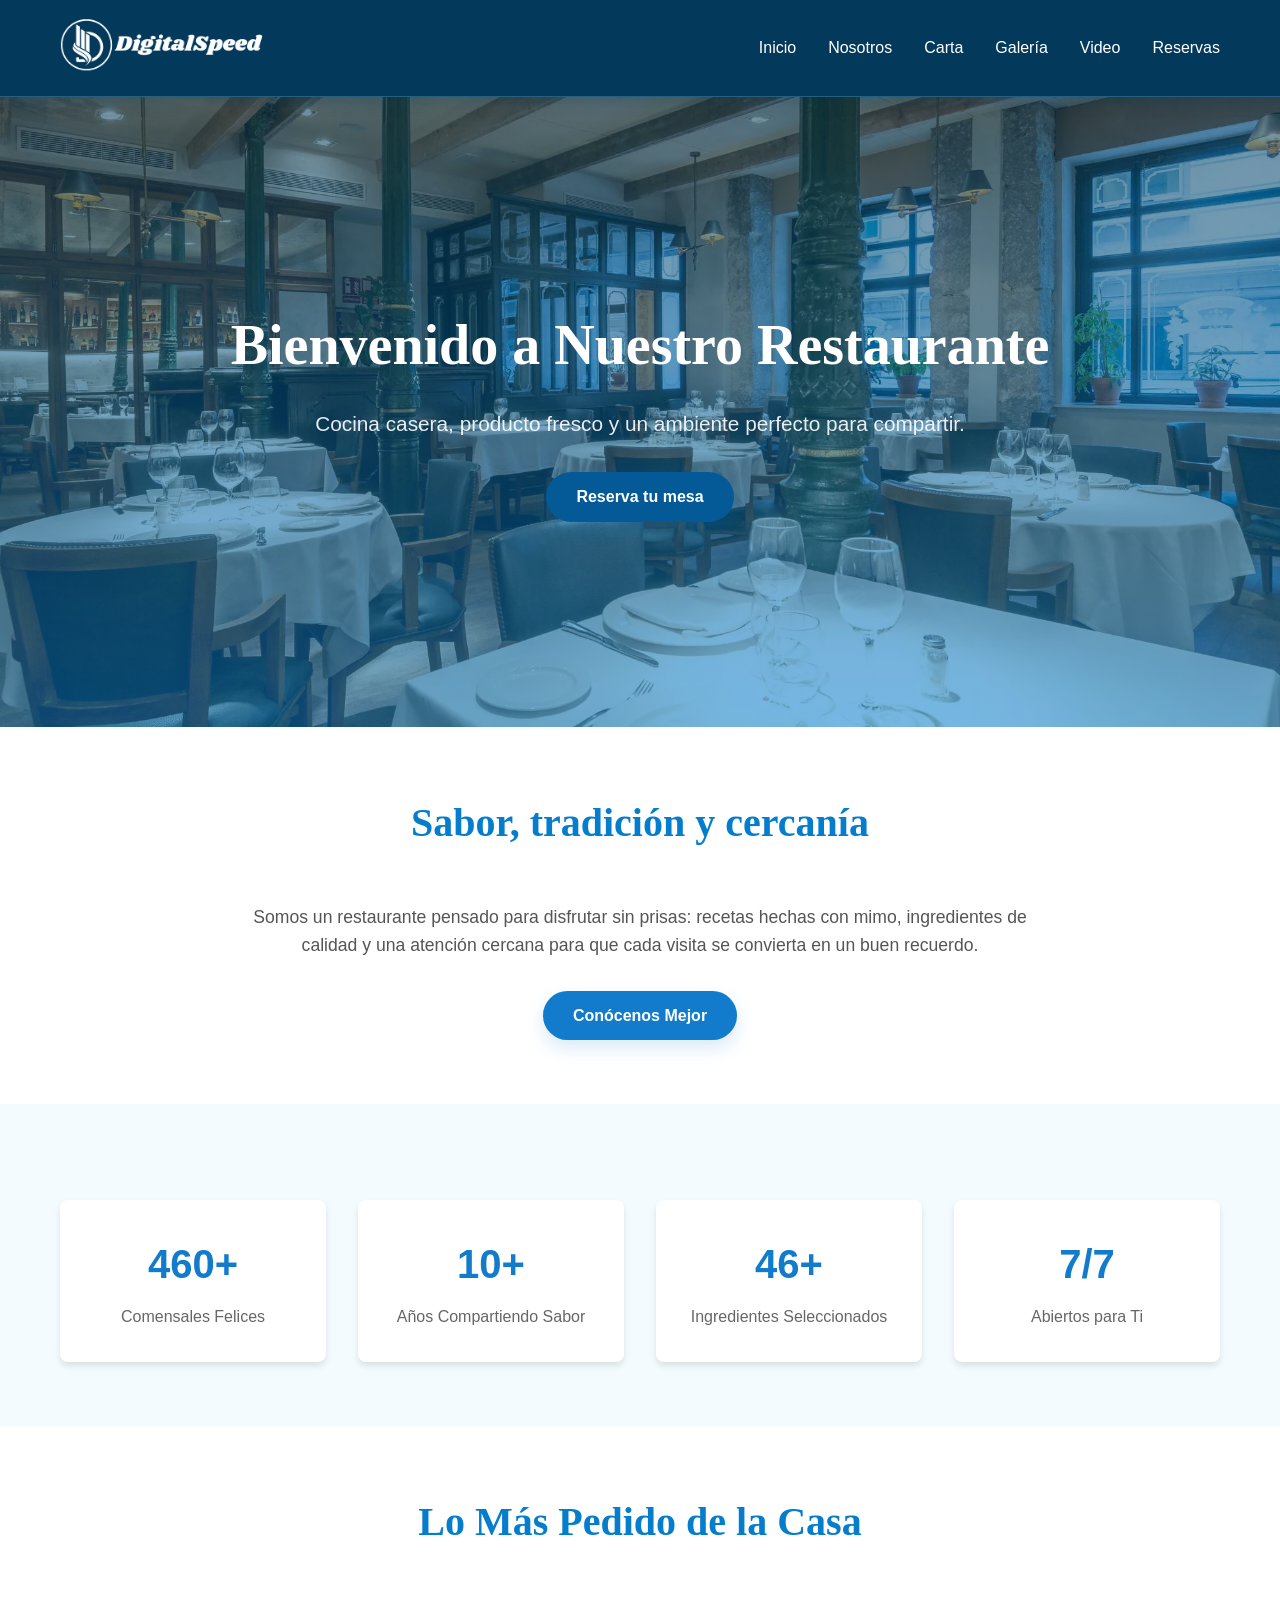
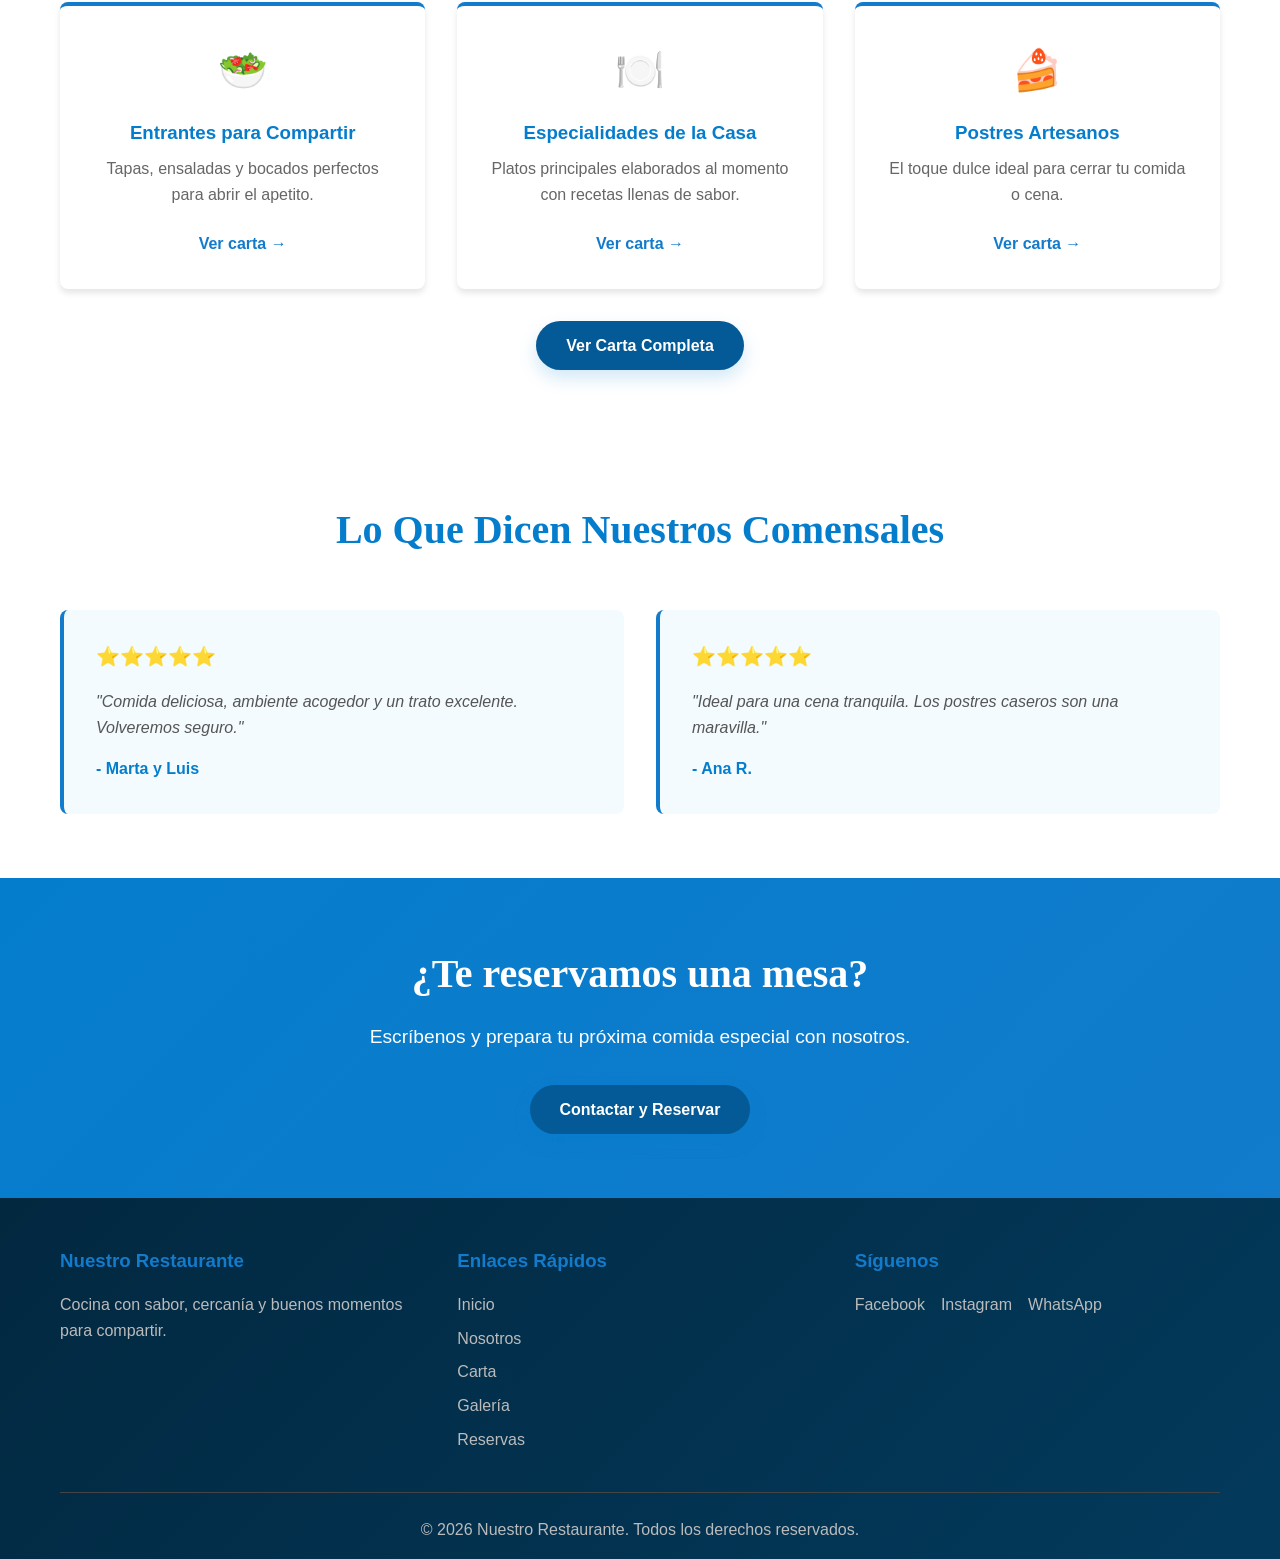
<file: index.html>
<!DOCTYPE html>
<html lang="es">
<head>
    <meta charset="UTF-8">
    <meta name="viewport" content="width=device-width, initial-scale=1.0">
    <title>Inicio - Nuestro Restaurante</title>
    <link rel="icon" type="image/png" href="title.png">
    <link rel="stylesheet" href="style.css">
</head>
<body>
    <!-- HEADER/NAVEGACIÓN -->
    <header class="header">
        <nav class="navbar">
            <div class="navbar-container">
                <div class="logo">
                    <a href="index.html">
                        <img src="hipervinculo.png" alt="Logo del restaurante" class="logo-img">
                    </a>
                </div>
                <ul class="nav-menu">
                    <li><a href="index.html">Inicio</a></li>
                    <li><a href="sobre-nosotros.html">Nosotros</a></li>
                    <li><a href="servicios.html">Carta</a></li>
                    <li><a href="galeria.html">Galería</a></li>
                    <li><a href="video.html">Video</a></li>
                    <li><a href="contacto.html">Reservas</a></li>
                </ul>
                <div class="hamburger">
                    <span></span>
                    <span></span>
                    <span></span>
                </div>
            </div>
        </nav>
    </header>

    <!-- HERO SECTION -->
    <section class="hero">
        <div class="hero-content">
            <h1>Bienvenido a Nuestro Restaurante</h1>
            <p>Cocina casera, producto fresco y un ambiente perfecto para compartir.</p>
            <a href="contacto.html" class="btn-primary">Reserva tu mesa</a>
        </div>
    </section>

    <!-- SECCIÓN PRESENTACIÓN -->
    <section class="presentacion">
        <div class="container">
            <h2>Sabor, tradición y cercanía</h2>
            <p>Somos un restaurante pensado para disfrutar sin prisas: recetas hechas con mimo, ingredientes de calidad y una atención cercana para que cada visita se convierta en un buen recuerdo.</p>
            <a href="sobre-nosotros.html" class="btn-secondary">Conócenos Mejor</a>
        </div>
    </section>

    <!-- SECCIÓN ESTADÍSTICAS -->
    <section class="estadisticas">
        <div class="container">
            <div class="stat-cards">
                <div class="stat-card">
                    <div class="stat-number">1000+</div>
                    <div class="stat-label">Comensales Felices</div>
                </div>
                <div class="stat-card">
                    <div class="stat-number">10+</div>
                    <div class="stat-label">Años Compartiendo Sabor</div>
                </div>
                <div class="stat-card">
                    <div class="stat-number">100%</div>
                    <div class="stat-label">Ingredientes Seleccionados</div>
                </div>
                <div class="stat-card">
                    <div class="stat-number">7/7</div>
                    <div class="stat-label">Abiertos para Ti</div>
                </div>
            </div>
        </div>
    </section>

    <!-- SECCIÓN SERVICIOS -->
    <section class="servicios-preview">
        <div class="container">
            <h2>Lo Más Pedido de la Casa</h2>
            <div class="servicios-grid">
                <div class="servicio-card">
                    <div class="servicio-icon">🥗</div>
                    <h3>Entrantes para Compartir</h3>
                    <p>Tapas, ensaladas y bocados perfectos para abrir el apetito.</p>
                    <a href="servicios.html" class="card-link">Ver carta →</a>
                </div>
                <div class="servicio-card">
                    <div class="servicio-icon">🍽️</div>
                    <h3>Especialidades de la Casa</h3>
                    <p>Platos principales elaborados al momento con recetas llenas de sabor.</p>
                    <a href="servicios.html" class="card-link">Ver carta →</a>
                </div>
                <div class="servicio-card">
                    <div class="servicio-icon">🍰</div>
                    <h3>Postres Artesanos</h3>
                    <p>El toque dulce ideal para cerrar tu comida o cena.</p>
                    <a href="servicios.html" class="card-link">Ver carta →</a>
                </div>
            </div>
            <div style="text-align: center; margin-top: 30px;">
                <a href="servicios.html" class="btn-primary">Ver Carta Completa</a>
            </div>
        </div>
    </section>

    <!-- SECCIÓN TESTIMONIOS -->
    <section class="testimonios">
        <div class="container">
            <h2>Lo Que Dicen Nuestros Comensales</h2>
            <div class="testimonios-grid">
                <div class="testimonial-card">
                    <div class="stars">⭐⭐⭐⭐⭐</div>
                    <p>"Comida deliciosa, ambiente acogedor y un trato excelente. Volveremos seguro."</p>
                    <strong>- Marta y Luis</strong>
                </div>
                <div class="testimonial-card">
                    <div class="stars">⭐⭐⭐⭐⭐</div>
                    <p>"Ideal para una cena tranquila. Los postres caseros son una maravilla."</p>
                    <strong>- Ana R.</strong>
                </div>
            </div>
        </div>
    </section>

    <!-- LLAMADA A ACCIÓN -->
    <section class="cta">
        <div class="container">
            <h2>¿Te reservamos una mesa?</h2>
            <p>Escríbenos y prepara tu próxima comida especial con nosotros.</p>
            <a href="contacto.html" class="btn-primary">Contactar y Reservar</a>
        </div>
    </section>

    <!-- FOOTER -->
    <footer class="footer">
        <div class="container">
            <div class="footer-content">
                <div class="footer-section">
                    <h3>Nuestro Restaurante</h3>
                    <p>Cocina con sabor, cercanía y buenos momentos para compartir.</p>
                </div>
                <div class="footer-section">
                    <h3>Enlaces Rápidos</h3>
                    <ul>
                        <li><a href="index.html">Inicio</a></li>
                        <li><a href="sobre-nosotros.html">Nosotros</a></li>
                        <li><a href="servicios.html">Carta</a></li>
                        <li><a href="galeria.html">Galería</a></li>
                        <li><a href="contacto.html">Reservas</a></li>
                    </ul>
                </div>
                <div class="footer-section">
                    <h3>Síguenos</h3>
                    <div class="social-links">
                        <a href="https://facebook.com" class="social-link">Facebook</a>
                        <a href="https://www.instagram.com/digitalspeed_lab/" class="social-link">Instagram</a>
                        <a href="https://wa.me/" class="social-link">WhatsApp</a>
                    </div>
                </div>
            </div>
            <div class="footer-bottom">
                <p>&copy; 2026 Nuestro Restaurante. Todos los derechos reservados.</p>
            </div>
        </div>
    </footer>

    <script src="script.js"></script>
</body>
</html>
</file>
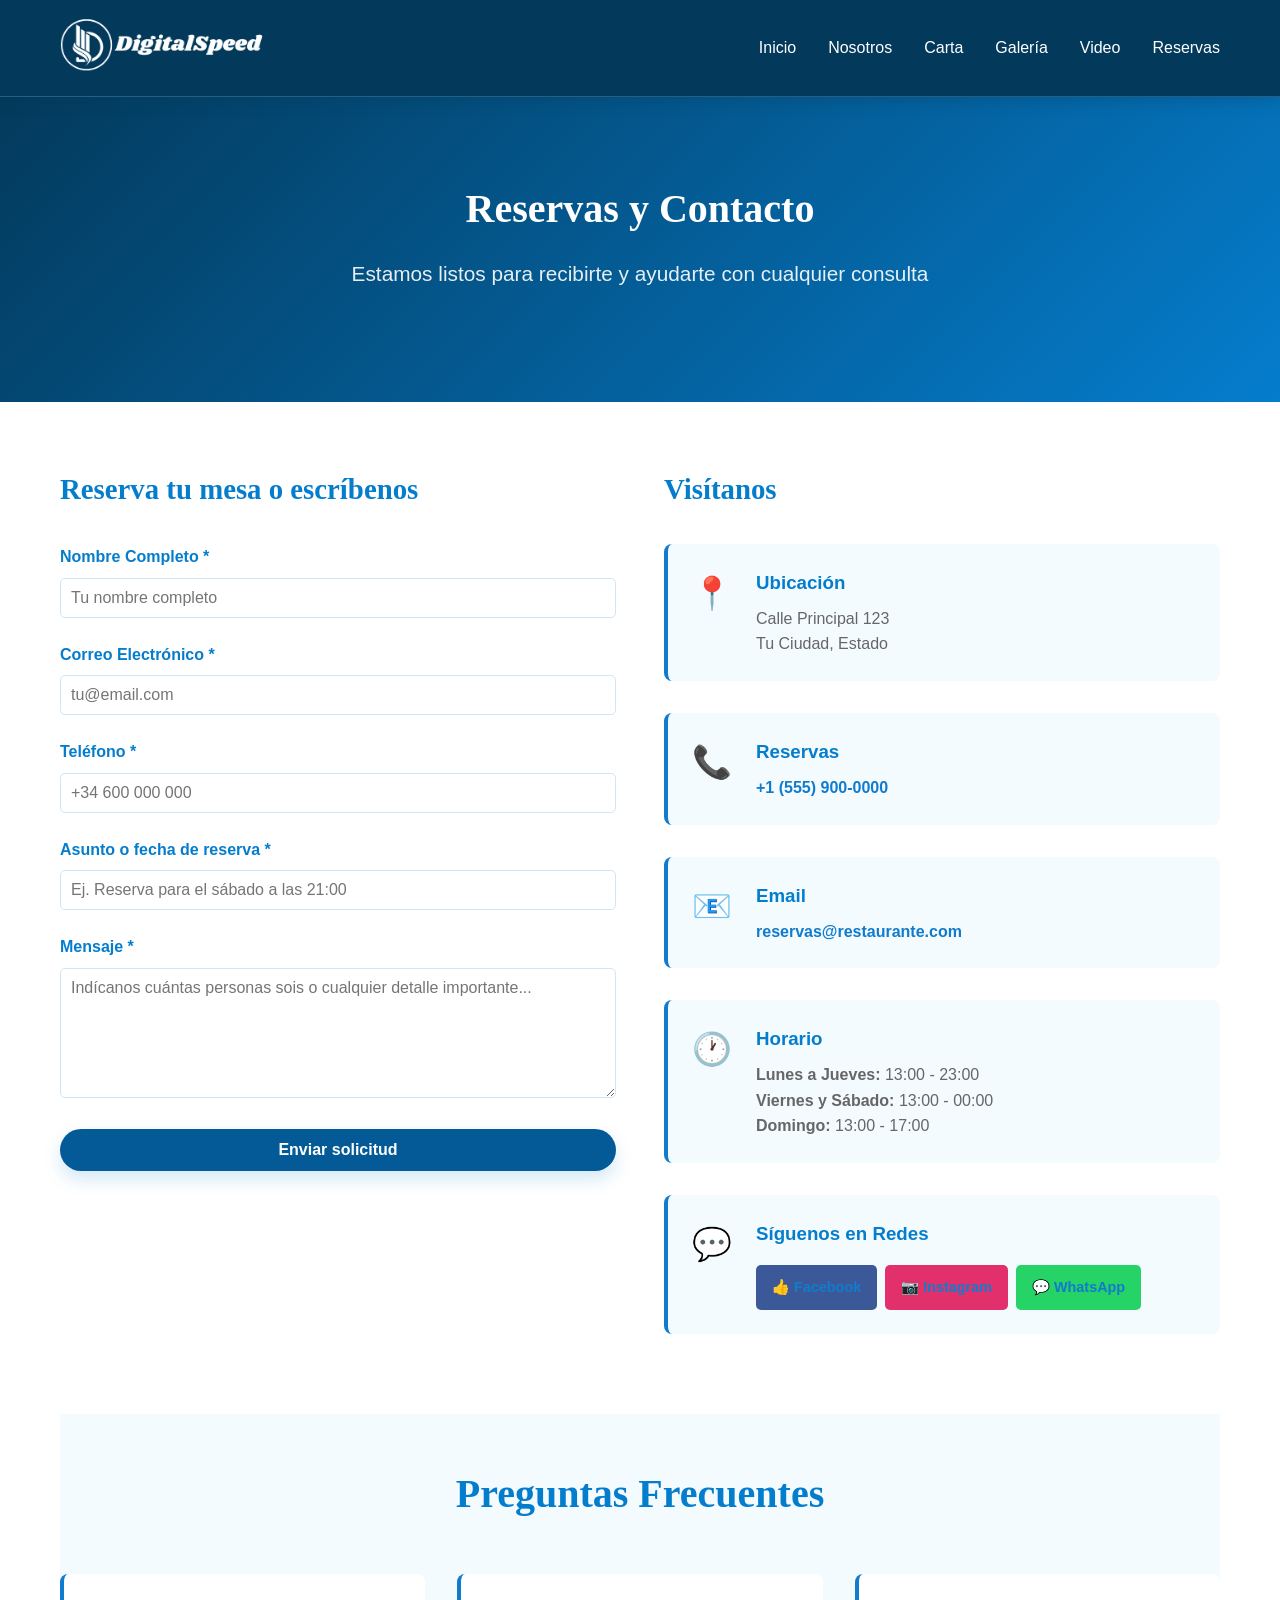
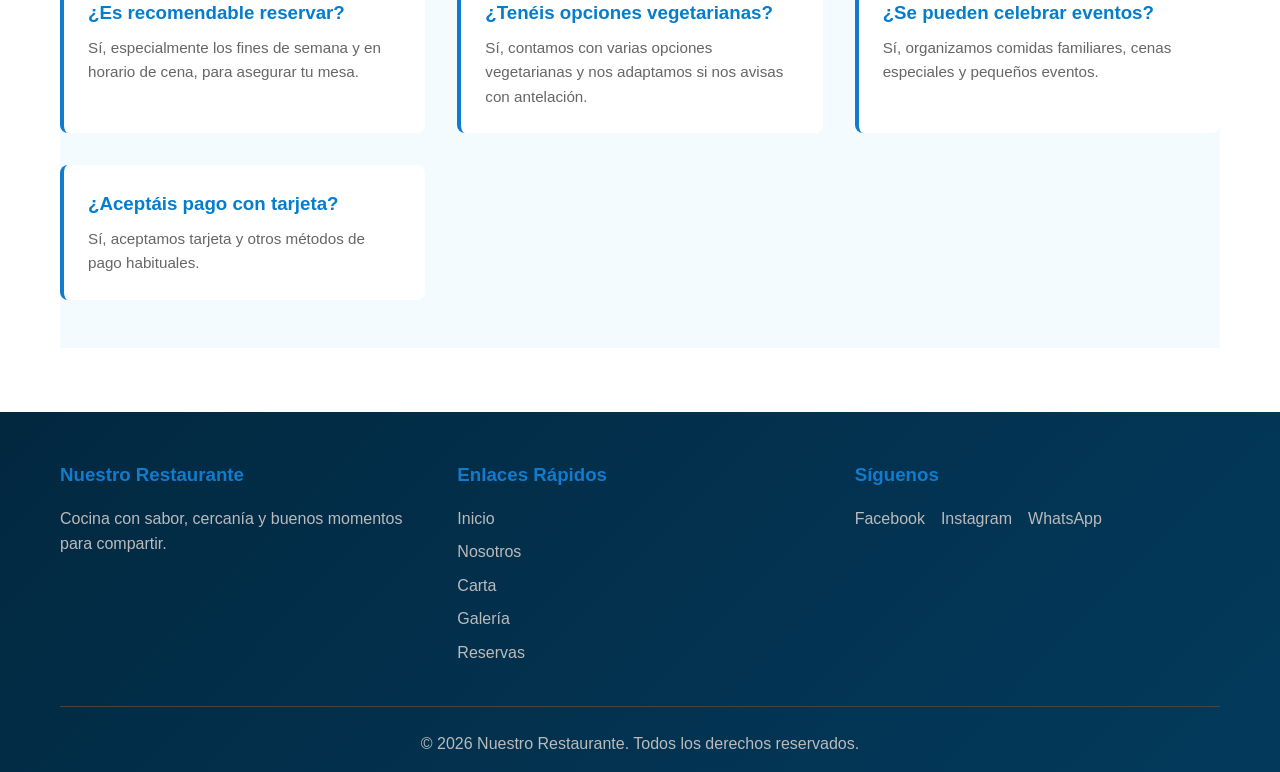
<file: contacto.html>
<!DOCTYPE html>
<html lang="es">
<head>
    <meta charset="UTF-8">
    <meta name="viewport" content="width=device-width, initial-scale=1.0">
    <title>Reservas y Contacto - Nuestro Restaurante</title>
    <link rel="icon" type="image/png" href="title.png">
    <link rel="stylesheet" href="style.css">
</head>
<body>
    <!-- HEADER/NAVEGACIÓN -->
    <header class="header">
        <nav class="navbar">
            <div class="navbar-container">
                <div class="logo">
                    <a href="index.html">
                        <img src="hipervinculo.png" alt="Logo del restaurante" class="logo-img">
                    </a>
                </div>
                <ul class="nav-menu">
                    <li><a href="index.html">Inicio</a></li>
                    <li><a href="sobre-nosotros.html">Nosotros</a></li>
                    <li><a href="servicios.html">Carta</a></li>
                    <li><a href="galeria.html">Galería</a></li>
                    <li><a href="video.html">Video</a></li>
                    <li><a href="contacto.html">Reservas</a></li>
                </ul>
                <div class="hamburger">
                    <span></span>
                    <span></span>
                    <span></span>
                </div>
            </div>
        </nav>
    </header>

    <!-- HERO SECTION -->
    <section class="hero-secondary">
        <div class="hero-content">
            <h1>Reservas y Contacto</h1>
            <p>Estamos listos para recibirte y ayudarte con cualquier consulta</p>
        </div>
    </section>

    <!-- SECCIÓN CONTACTO -->
    <section class="contacto-section">
        <div class="container">
            <div class="contacto-grid">
                <!-- FORMULARIO -->
                <div class="contacto-form-wrapper">
                    <h2>Reserva tu mesa o escríbenos</h2>
                    <form class="contacto-form" id="formularioContacto" action="https://formspree.io/f/mykbeaza" method="POST">
    <div class="form-group">
        <label for="nombre">Nombre Completo *</label>
        <input type="text" id="nombre" name="nombre" placeholder="Tu nombre completo" required>
    </div>

    <div class="form-group">
        <label for="email">Correo Electrónico *</label>
        <input type="email" id="email" name="email" placeholder="tu@email.com" required>
    </div>

    <div class="form-group">
        <label for="telefono">Teléfono *</label>
        <input type="tel" id="telefono" name="telefono" placeholder="+34 600 000 000" required>
    </div>

    <div class="form-group">
        <label for="asunto">Asunto o fecha de reserva *</label>
        <input type="text" id="asunto" name="asunto" placeholder="Ej. Reserva para el sábado a las 21:00" required>
    </div>

    <div class="form-group">
        <label for="mensaje">Mensaje *</label>
        <textarea id="mensaje" name="mensaje" placeholder="Indícanos cuántas personas sois o cualquier detalle importante..." rows="6" required></textarea>
    </div>

    <button type="submit" class="btn-primary btn-block">Enviar solicitud</button>
</form>
                </div>

                <!-- INFORMACIÓN DE CONTACTO -->
                <div class="contacto-info-wrapper">
                    <h2>Visítanos</h2>
                    
                    <div class="info-box">
                        <div class="info-icon">📍</div>
                        <div class="info-content">
                            <h3>Ubicación</h3>
                            <p>Calle Principal 123<br>Tu Ciudad, Estado</p>
                        </div>
                    </div>

                    <div class="info-box">
                        <div class="info-icon">📞</div>
                        <div class="info-content">
                            <h3>Reservas</h3>
                            <p><a href="tel:+15559000000">+1 (555) 900-0000</a></p>
                        </div>
                    </div>

                    <div class="info-box">
                        <div class="info-icon">📧</div>
                        <div class="info-content">
                            <h3>Email</h3>
                            <p><a href="mailto:reservas@restaurante.com">reservas@restaurante.com</a></p>
                        </div>
                    </div>

                    <div class="info-box">
                        <div class="info-icon">🕐</div>
                        <div class="info-content">
                            <h3>Horario</h3>
                            <p><strong>Lunes a Jueves:</strong> 13:00 - 23:00<br>
                               <strong>Viernes y Sábado:</strong> 13:00 - 00:00<br>
                               <strong>Domingo:</strong> 13:00 - 17:00</p>
                        </div>
                    </div>

                    <div class="info-box">
                        <div class="info-icon">💬</div>
                        <div class="info-content">
                            <h3>Síguenos en Redes</h3>
                            <div class="social-buttons">
                                <a href="https://facebook.com" class="social-btn facebook">👍 Facebook</a>
                                <a href="https://instagram.com" class="social-btn instagram">📷 Instagram</a>
                                <a href="https://wa.me/15559000000" class="social-btn whatsapp">💬 WhatsApp</a>
                            </div>
                        </div>
                    </div>
                </div>
            </div>

            <!-- PREGUNTAS FRECUENTES -->
            <section class="faq-section">
                <h2>Preguntas Frecuentes</h2>
                <div class="faq-grid">
                    <div class="faq-item">
                        <h3>¿Es recomendable reservar?</h3>
                        <p>Sí, especialmente los fines de semana y en horario de cena, para asegurar tu mesa.</p>
                    </div>
                    <div class="faq-item">
                        <h3>¿Tenéis opciones vegetarianas?</h3>
                        <p>Sí, contamos con varias opciones vegetarianas y nos adaptamos si nos avisas con antelación.</p>
                    </div>
                    <div class="faq-item">
                        <h3>¿Se pueden celebrar eventos?</h3>
                        <p>Sí, organizamos comidas familiares, cenas especiales y pequeños eventos.</p>
                    </div>
                    <div class="faq-item">
                        <h3>¿Aceptáis pago con tarjeta?</h3>
                        <p>Sí, aceptamos tarjeta y otros métodos de pago habituales.</p>
                    </div>
                </div>
            </section>
        </div>
    </section>

    <!-- FOOTER -->
    <footer class="footer">
        <div class="container">
            <div class="footer-content">
                <div class="footer-section">
                    <h3>Nuestro Restaurante</h3>
                    <p>Cocina con sabor, cercanía y buenos momentos para compartir.</p>
                </div>
                <div class="footer-section">
                    <h3>Enlaces Rápidos</h3>
                    <ul>
                        <li><a href="index.html">Inicio</a></li>
                        <li><a href="sobre-nosotros.html">Nosotros</a></li>
                        <li><a href="servicios.html">Carta</a></li>
                        <li><a href="galeria.html">Galería</a></li>
                        <li><a href="contacto.html">Reservas</a></li>
                    </ul>
                </div>
                <div class="footer-section">
                    <h3>Síguenos</h3>
                    <div class="social-links">
                        <a href="https://facebook.com" class="social-link">Facebook</a>
                        <a href="https://instagram.com" class="social-link">Instagram</a>
                        <a href="https://wa.me/" class="social-link">WhatsApp</a>
                    </div>
                </div>
            </div>
            <div class="footer-bottom">
                <p>&copy; 2026 Nuestro Restaurante. Todos los derechos reservados.</p>
            </div>
        </div>
    </footer>

    <script src="script.js"></script>
</body>
</html>
</file>
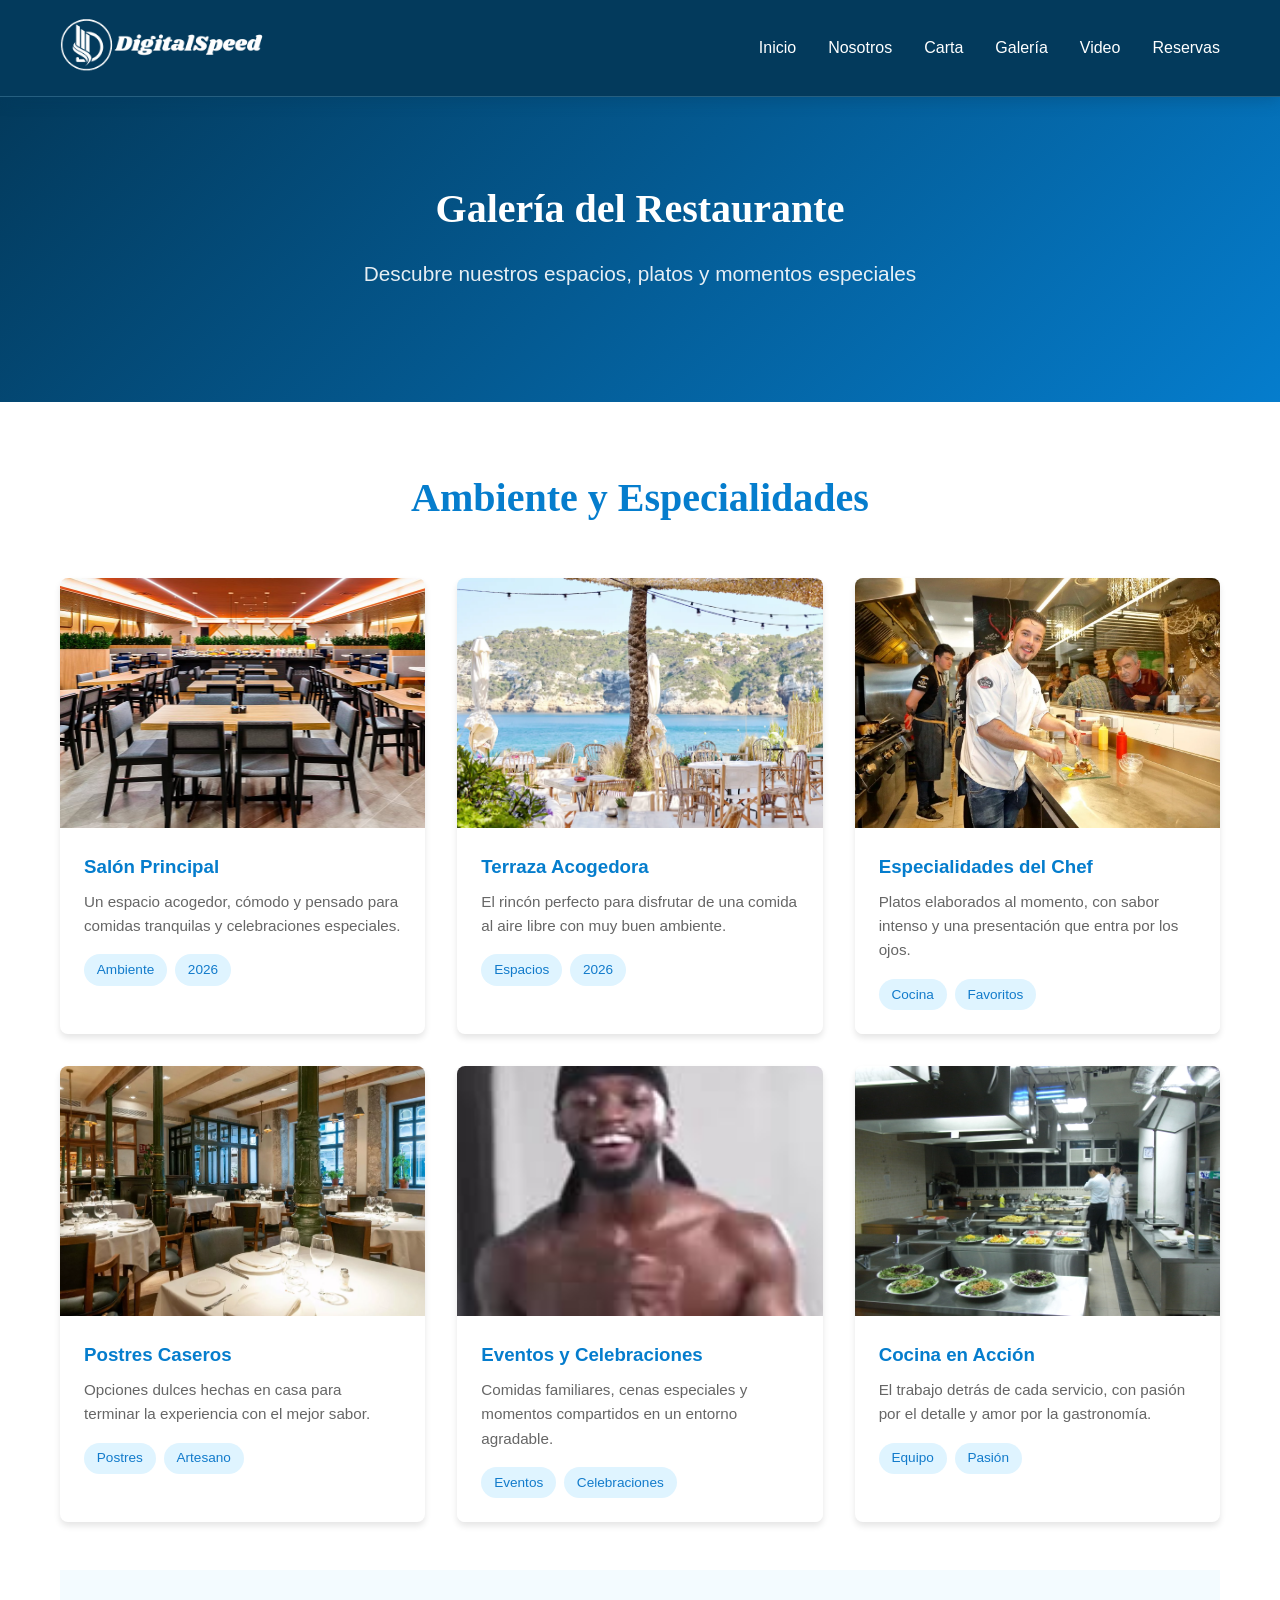
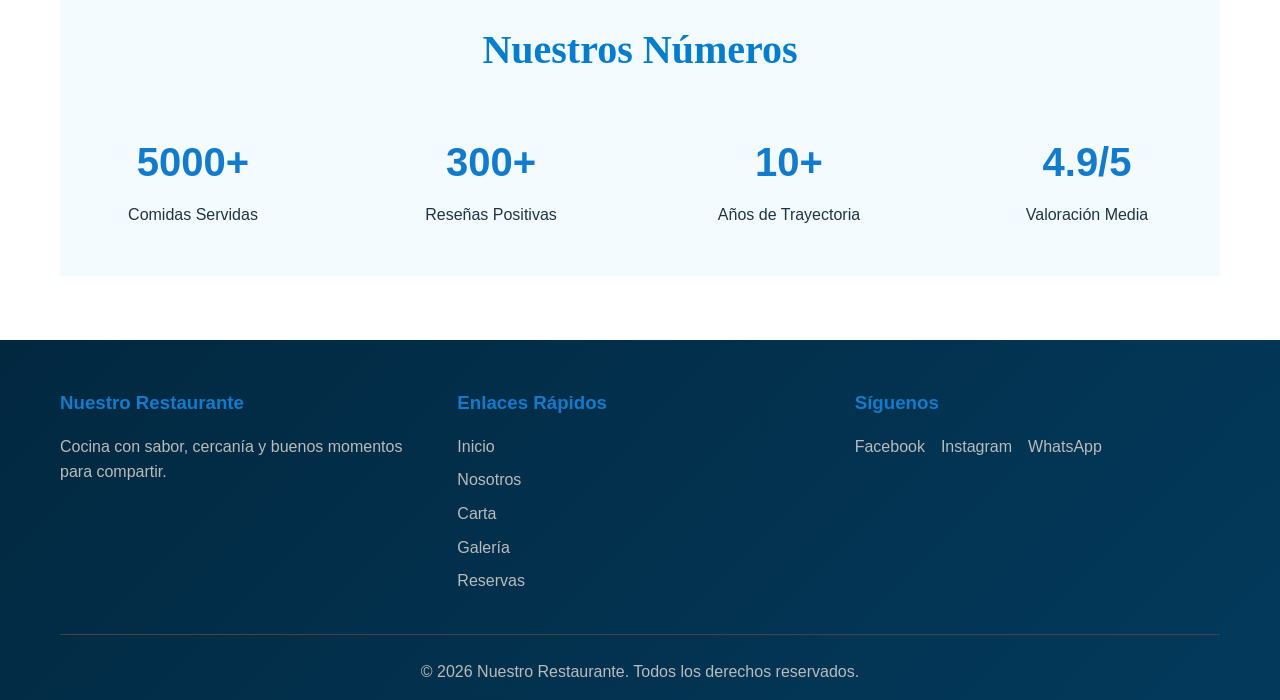
<file: galeria.html>
<!DOCTYPE html>
<html lang="es">
<head>
    <meta charset="UTF-8">
    <meta name="viewport" content="width=device-width, initial-scale=1.0">
    <title>Galería - Nuestro Restaurante</title>
    <link rel="icon" type="image/png" href="title.png">
    <link rel="stylesheet" href="style.css">
</head>
<body>
    <!-- HEADER/NAVEGACIÓN -->
    <header class="header">
        <nav class="navbar">
            <div class="navbar-container">
                <div class="logo">
                    <a href="index.html">
                        <img src="hipervinculo.png" alt="Logo del restaurante" class="logo-img">
                    </a>
                </div>
                <ul class="nav-menu">
                    <li><a href="index.html">Inicio</a></li>
                    <li><a href="sobre-nosotros.html">Nosotros</a></li>
                    <li><a href="servicios.html">Carta</a></li>
                    <li><a href="galeria.html">Galería</a></li>
                    <li><a href="video.html">Video</a></li>
                    <li><a href="contacto.html">Reservas</a></li>
                </ul>
                <div class="hamburger">
                    <span></span>
                    <span></span>
                    <span></span>
                </div>
            </div>
        </nav>
    </header>

    <!-- HERO SECTION -->
    <section class="hero-secondary">
        <div class="hero-content">
            <h1>Galería del Restaurante</h1>
            <p>Descubre nuestros espacios, platos y momentos especiales</p>
        </div>
    </section>

    <!-- GALERÍA COMPLETA -->
    <section class="galeria-full">
        <div class="container">
            <h2>Ambiente y Especialidades</h2>
            
            <div class="galeria-grid-completa">
                <div class="galeria-item-completa">
                    <div class="galeria-image-large" style="background-image: url('salon principal.jpg');"></div>
                    <div class="galeria-info">
                        <h3>Salón Principal</h3>
                        <p>Un espacio acogedor, cómodo y pensado para comidas tranquilas y celebraciones especiales.</p>
                        <div class="project-tags">
                            <span class="tag">Ambiente</span>
                            <span class="tag">2026</span>
                        </div>
                    </div>
                </div>

                <div class="galeria-item-completa">
                    <div class="galeria-image-large" style="background-image: url('terraza.png');"></div>
                    <div class="galeria-info">
                        <h3>Terraza Acogedora</h3>
                        <p>El rincón perfecto para disfrutar de una comida al aire libre con muy buen ambiente.</p>
                        <div class="project-tags">
                            <span class="tag">Espacios</span>
                            <span class="tag">2026</span>
                        </div>
                    </div>
                </div>

                <div class="galeria-item-completa">
                    <div class="galeria-image-large" style="background-image: url('chef.png');"></div>
                    <div class="galeria-info">
                        <h3>Especialidades del Chef</h3>
                        <p>Platos elaborados al momento, con sabor intenso y una presentación que entra por los ojos.</p>
                        <div class="project-tags">
                            <span class="tag">Cocina</span>
                            <span class="tag">Favoritos</span>
                        </div>
                    </div>
                </div>

                <div class="galeria-item-completa">
                    <div class="galeria-image-large" style="background-image: url('foto web.jpg');"></div>
                    <div class="galeria-info">
                        <h3>Postres Caseros</h3>
                        <p>Opciones dulces hechas en casa para terminar la experiencia con el mejor sabor.</p>
                        <div class="project-tags">
                            <span class="tag">Postres</span>
                            <span class="tag">Artesano</span>
                        </div>
                    </div>
                </div>

                <div class="galeria-item-completa">
                    <div class="galeria-image-large" style="background-image: url('colabo.jpg');"></div>
                    <div class="galeria-info">
                        <h3>Eventos y Celebraciones</h3>
                        <p>Comidas familiares, cenas especiales y momentos compartidos en un entorno agradable.</p>
                        <div class="project-tags">
                            <span class="tag">Eventos</span>
                            <span class="tag">Celebraciones</span>
                        </div>
                    </div>
                </div>

                <div class="galeria-item-completa">
                    <div class="galeria-image-large" style="background-image: url('cocina.jpg');"></div>
                    <div class="galeria-info">
                        <h3>Cocina en Acción</h3>
                        <p>El trabajo detrás de cada servicio, con pasión por el detalle y amor por la gastronomía.</p>
                        <div class="project-tags">
                            <span class="tag">Equipo</span>
                            <span class="tag">Pasión</span>
                        </div>
                    </div>
                </div>
            </div>

            <!-- ESTADÍSTICAS DE PROYECTOS -->
            <section class="proyecto-stats">
                <h2>Nuestros Números</h2>
                <div class="stats-grid">
                    <div class="stat-item">
                        <div class="stat-number-large">5000+</div>
                        <p>Comidas Servidas</p>
                    </div>
                    <div class="stat-item">
                        <div class="stat-number-large">300+</div>
                        <p>Reseñas Positivas</p>
                    </div>
                    <div class="stat-item">
                        <div class="stat-number-large">10+</div>
                        <p>Años de Trayectoria</p>
                    </div>
                    <div class="stat-item">
                        <div class="stat-number-large">4.9/5</div>
                        <p>Valoración Media</p>
                    </div>
                </div>
            </section>
        </div>
    </section>

    <!-- FOOTER -->
    <footer class="footer">
        <div class="container">
            <div class="footer-content">
                <div class="footer-section">
                    <h3>Nuestro Restaurante</h3>
                    <p>Cocina con sabor, cercanía y buenos momentos para compartir.</p>
                </div>
                <div class="footer-section">
                    <h3>Enlaces Rápidos</h3>
                    <ul>
                        <li><a href="index.html">Inicio</a></li>
                        <li><a href="sobre-nosotros.html">Nosotros</a></li>
                        <li><a href="servicios.html">Carta</a></li>
                        <li><a href="galeria.html">Galería</a></li>
                        <li><a href="contacto.html">Reservas</a></li>
                    </ul>
                </div>
                <div class="footer-section">
                    <h3>Síguenos</h3>
                    <div class="social-links">
                        <a href="https://facebook.com" class="social-link">Facebook</a>
                        <a href="https://instagram.com" class="social-link">Instagram</a>
                        <a href="https://wa.me/" class="social-link">WhatsApp</a>
                    </div>
                </div>
            </div>
            <div class="footer-bottom">
                <p>&copy; 2026 Nuestro Restaurante. Todos los derechos reservados.</p>
            </div>
        </div>
    </footer>

    <script src="script.js"></script>
</body>
</html>
</file>
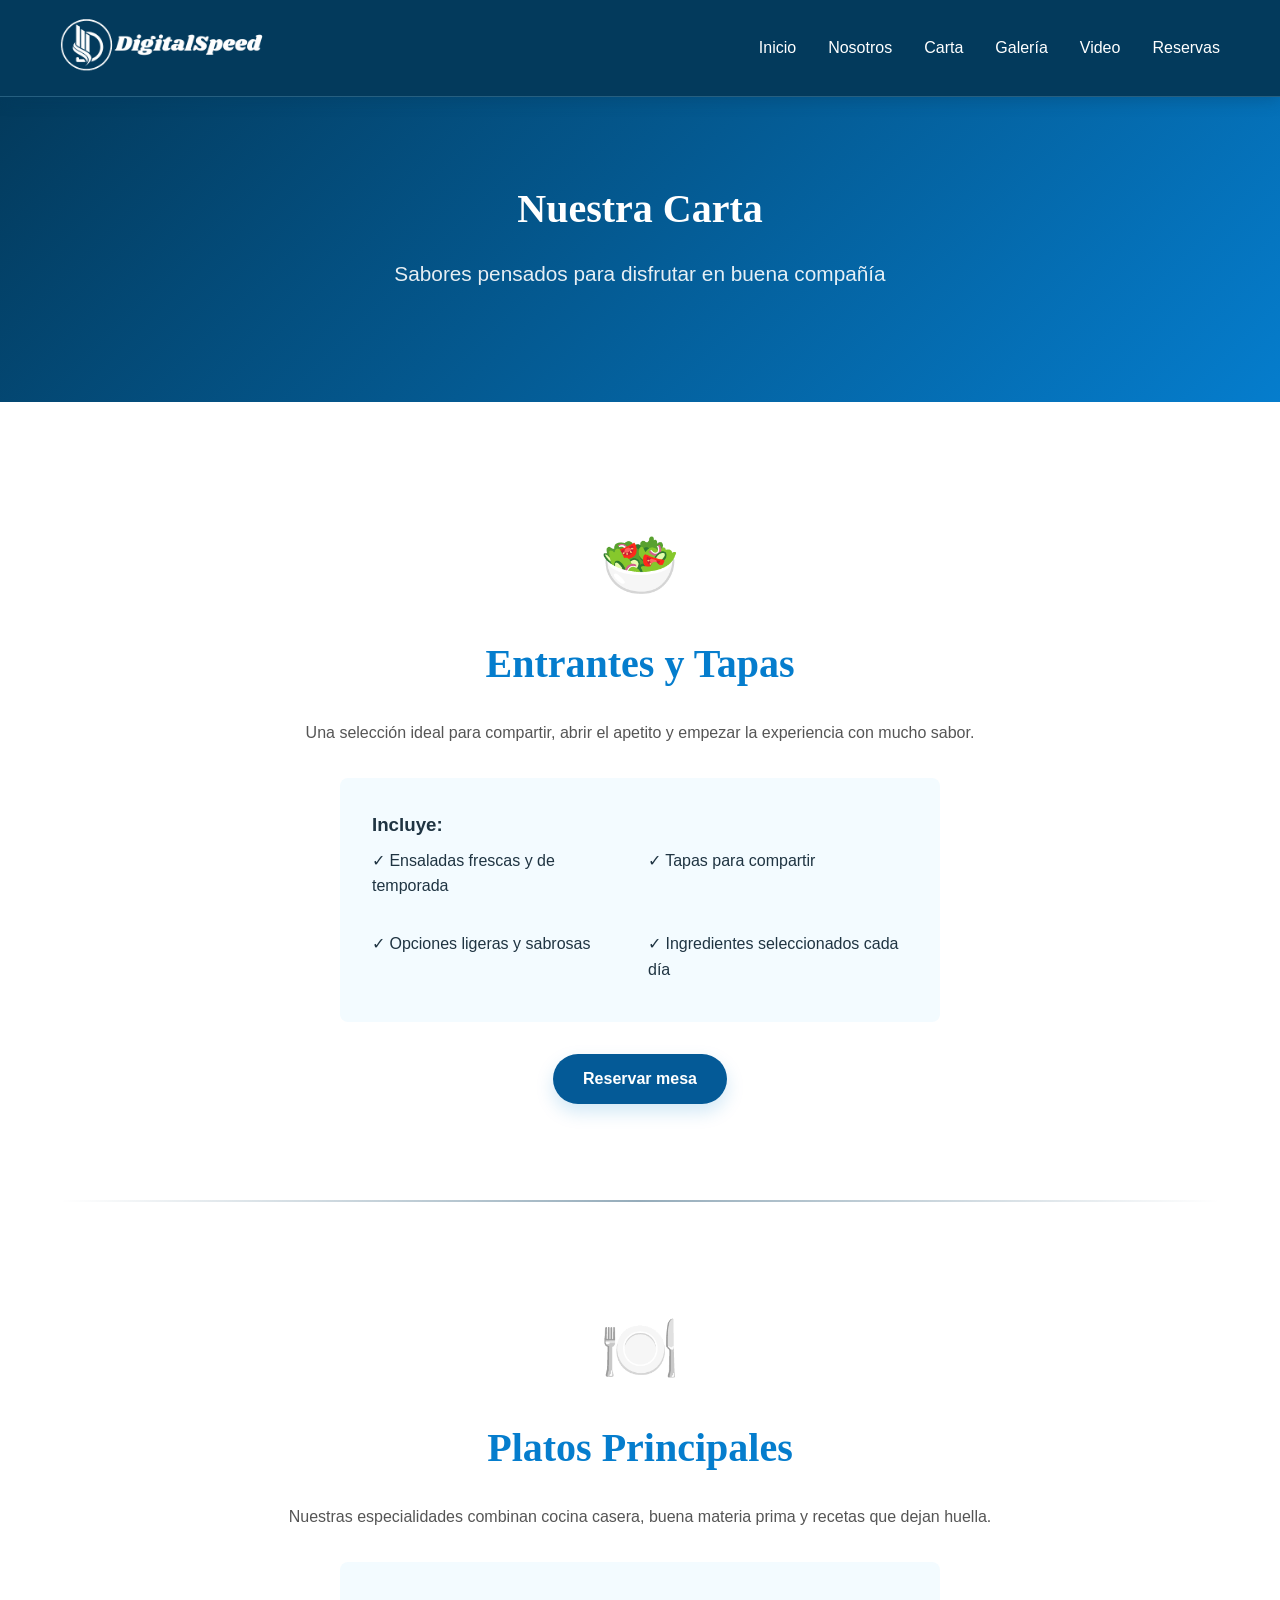
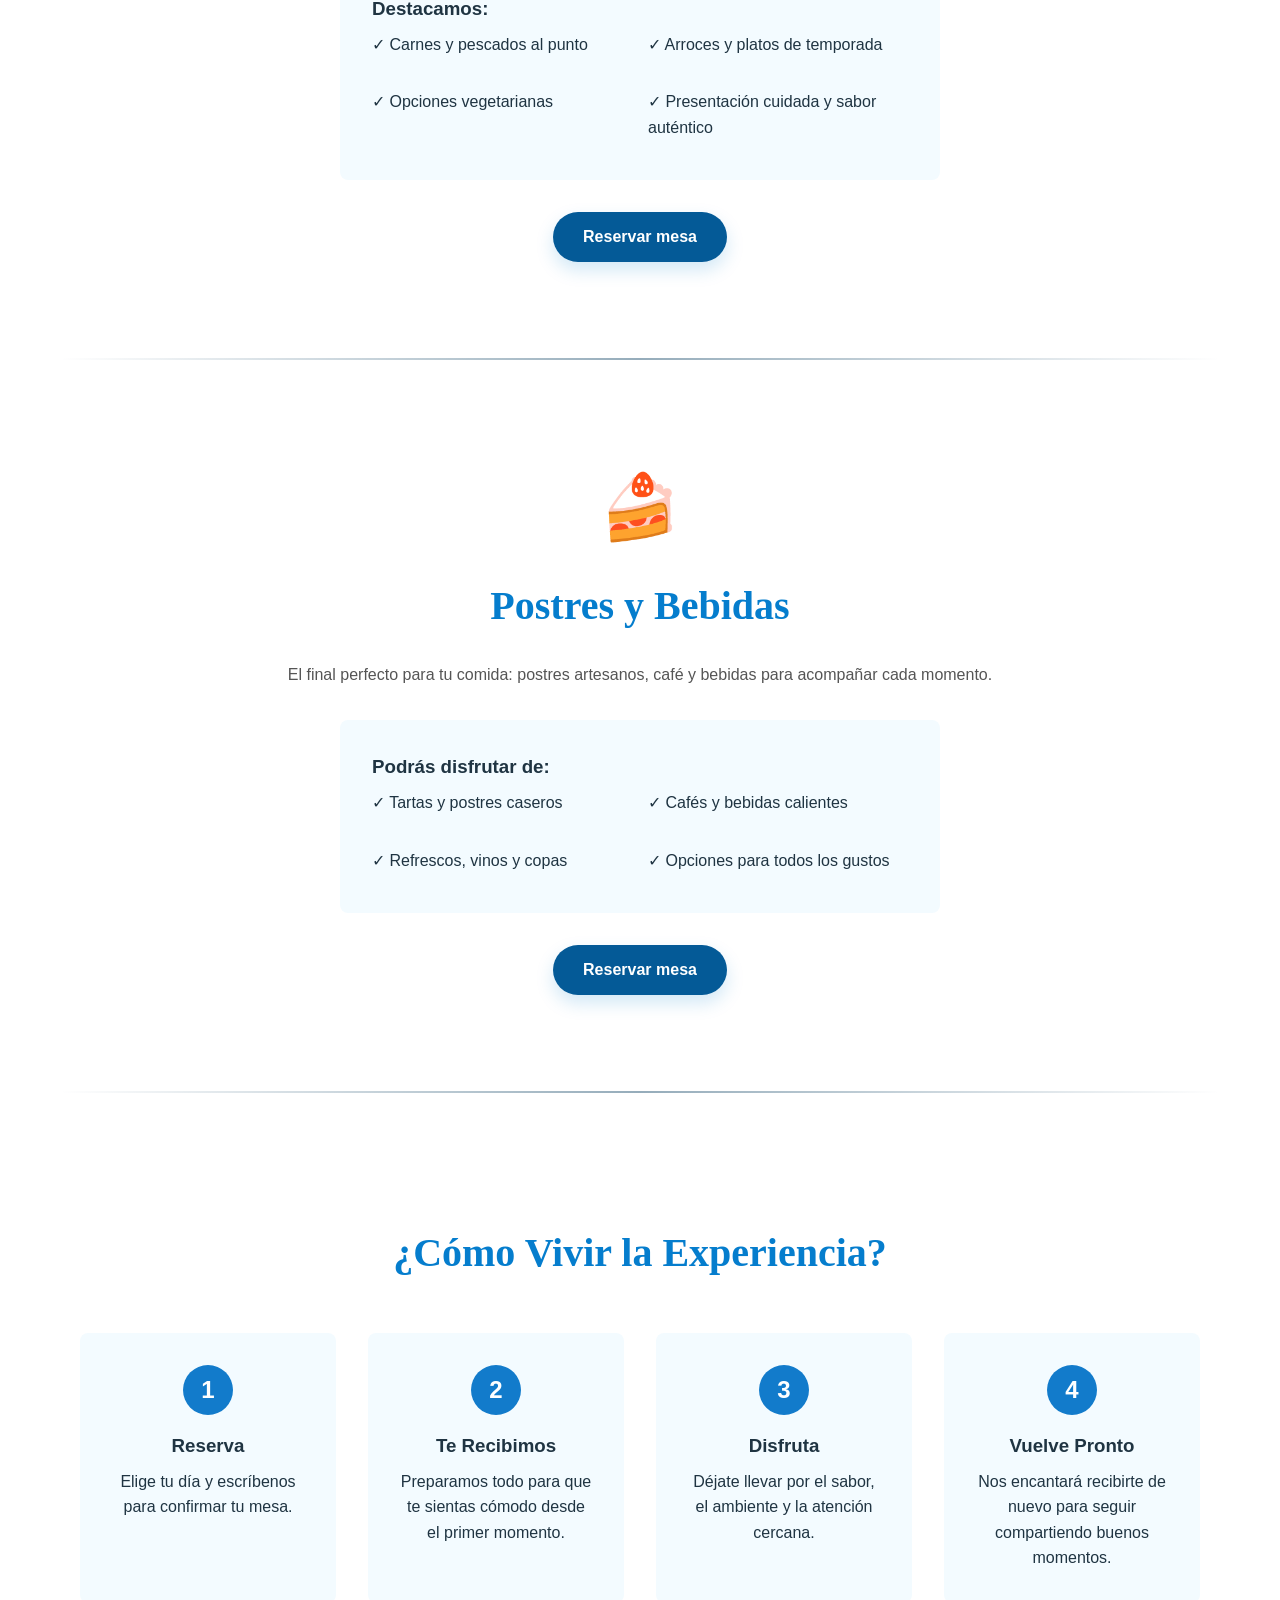
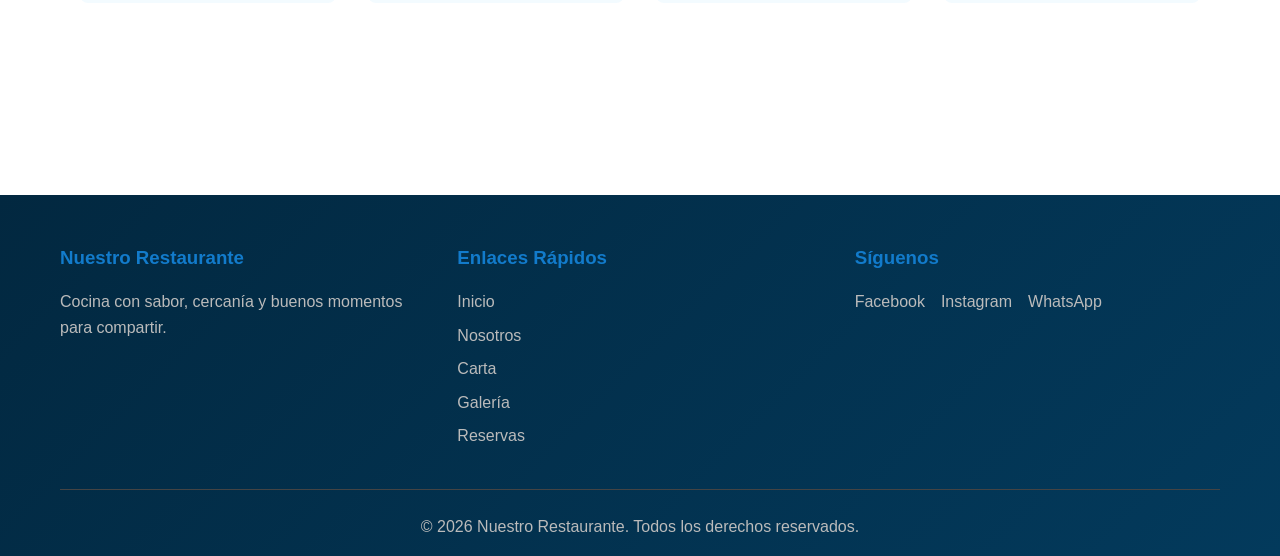
<file: servicios.html>
<!DOCTYPE html>
<html lang="es">
<head>
    <meta charset="UTF-8">
    <meta name="viewport" content="width=device-width, initial-scale=1.0">
    <title>Carta - Nuestro Restaurante</title>
    <link rel="icon" type="image/png" href="title.png">
    <link rel="stylesheet" href="style.css">
</head>
<body>
    <!-- HEADER/NAVEGACIÓN -->
    <header class="header">
        <nav class="navbar">
            <div class="navbar-container">
                <div class="logo">
                    <a href="index.html">
                        <img src="hipervinculo.png" alt="Logo del restaurante" class="logo-img">
                    </a>
                </div>
                <ul class="nav-menu">
                    <li><a href="index.html">Inicio</a></li>
                    <li><a href="sobre-nosotros.html">Nosotros</a></li>
                    <li><a href="servicios.html">Carta</a></li>
                    <li><a href="galeria.html">Galería</a></li>
                    <li><a href="video.html">Video</a></li>
                    <li><a href="contacto.html">Reservas</a></li>
                </ul>
                <div class="hamburger">
                    <span></span>
                    <span></span>
                    <span></span>
                </div>
            </div>
        </nav>
    </header>

    <!-- HERO SECTION -->
    <section class="hero-secondary">
        <div class="hero-content">
            <h1>Nuestra Carta</h1>
            <p>Sabores pensados para disfrutar en buena compañía</p>
        </div>
    </section>

    <!-- SERVICIOS COMPLETO -->
    <section class="servicios-completo">
        <div class="container">
            <div class="servicio-detalle">
                <div class="servicio-icon-grande">🥗</div>
                <h2>Entrantes y Tapas</h2>
                <p>Una selección ideal para compartir, abrir el apetito y empezar la experiencia con mucho sabor.</p>
                <div class="servicio-caracteristicas">
                    <h3>Incluye:</h3>
                    <ul>
                        <li>✓ Ensaladas frescas y de temporada</li>
                        <li>✓ Tapas para compartir</li>
                        <li>✓ Opciones ligeras y sabrosas</li>
                        <li>✓ Ingredientes seleccionados cada día</li>
                    </ul>
                </div>
                <a href="contacto.html" class="btn-primary">Reservar mesa</a>
            </div>

            <div class="separator"></div>

            <div class="servicio-detalle">
                <div class="servicio-icon-grande">🍽️</div>
                <h2>Platos Principales</h2>
                <p>Nuestras especialidades combinan cocina casera, buena materia prima y recetas que dejan huella.</p>
                <div class="servicio-caracteristicas">
                    <h3>Destacamos:</h3>
                    <ul>
                        <li>✓ Carnes y pescados al punto</li>
                        <li>✓ Arroces y platos de temporada</li>
                        <li>✓ Opciones vegetarianas</li>
                        <li>✓ Presentación cuidada y sabor auténtico</li>
                    </ul>
                </div>
                <a href="contacto.html" class="btn-primary">Reservar mesa</a>
            </div>

            <div class="separator"></div>

            <div class="servicio-detalle">
                <div class="servicio-icon-grande">🍰</div>
                <h2>Postres y Bebidas</h2>
                <p>El final perfecto para tu comida: postres artesanos, café y bebidas para acompañar cada momento.</p>
                <div class="servicio-caracteristicas">
                    <h3>Podrás disfrutar de:</h3>
                    <ul>
                        <li>✓ Tartas y postres caseros</li>
                        <li>✓ Cafés y bebidas calientes</li>
                        <li>✓ Refrescos, vinos y copas</li>
                        <li>✓ Opciones para todos los gustos</li>
                    </ul>
                </div>
                <a href="contacto.html" class="btn-primary">Reservar mesa</a>
            </div>

            <!-- PROCESO -->
            <div class="separator"></div>
            <section class="proceso-section">
                <h2>¿Cómo Vivir la Experiencia?</h2>
                <div class="proceso-steps">
                    <div class="step">
                        <div class="step-number">1</div>
                        <h3>Reserva</h3>
                        <p>Elige tu día y escríbenos para confirmar tu mesa.</p>
                    </div>
                    <div class="step">
                        <div class="step-number">2</div>
                        <h3>Te Recibimos</h3>
                        <p>Preparamos todo para que te sientas cómodo desde el primer momento.</p>
                    </div>
                    <div class="step">
                        <div class="step-number">3</div>
                        <h3>Disfruta</h3>
                        <p>Déjate llevar por el sabor, el ambiente y la atención cercana.</p>
                    </div>
                    <div class="step">
                        <div class="step-number">4</div>
                        <h3>Vuelve Pronto</h3>
                        <p>Nos encantará recibirte de nuevo para seguir compartiendo buenos momentos.</p>
                    </div>
                </div>
            </section>
        </div>
    </section>

    <!-- FOOTER -->
    <footer class="footer">
        <div class="container">
            <div class="footer-content">
                <div class="footer-section">
                    <h3>Nuestro Restaurante</h3>
                    <p>Cocina con sabor, cercanía y buenos momentos para compartir.</p>
                </div>
                <div class="footer-section">
                    <h3>Enlaces Rápidos</h3>
                    <ul>
                        <li><a href="index.html">Inicio</a></li>
                        <li><a href="sobre-nosotros.html">Nosotros</a></li>
                        <li><a href="servicios.html">Carta</a></li>
                        <li><a href="galeria.html">Galería</a></li>
                        <li><a href="contacto.html">Reservas</a></li>
                    </ul>
                </div>
                <div class="footer-section">
                    <h3>Síguenos</h3>
                    <div class="social-links">
                        <a href="https://facebook.com" class="social-link">Facebook</a>
                        <a href="https://instagram.com" class="social-link">Instagram</a>
                        <a href="https://wa.me/" class="social-link">WhatsApp</a>
                    </div>
                </div>
            </div>
            <div class="footer-bottom">
                <p>&copy; 2026 Nuestro Restaurante. Todos los derechos reservados.</p>
            </div>
        </div>
    </footer>

    <script src="script.js"></script>
</body>
</html>
</file>
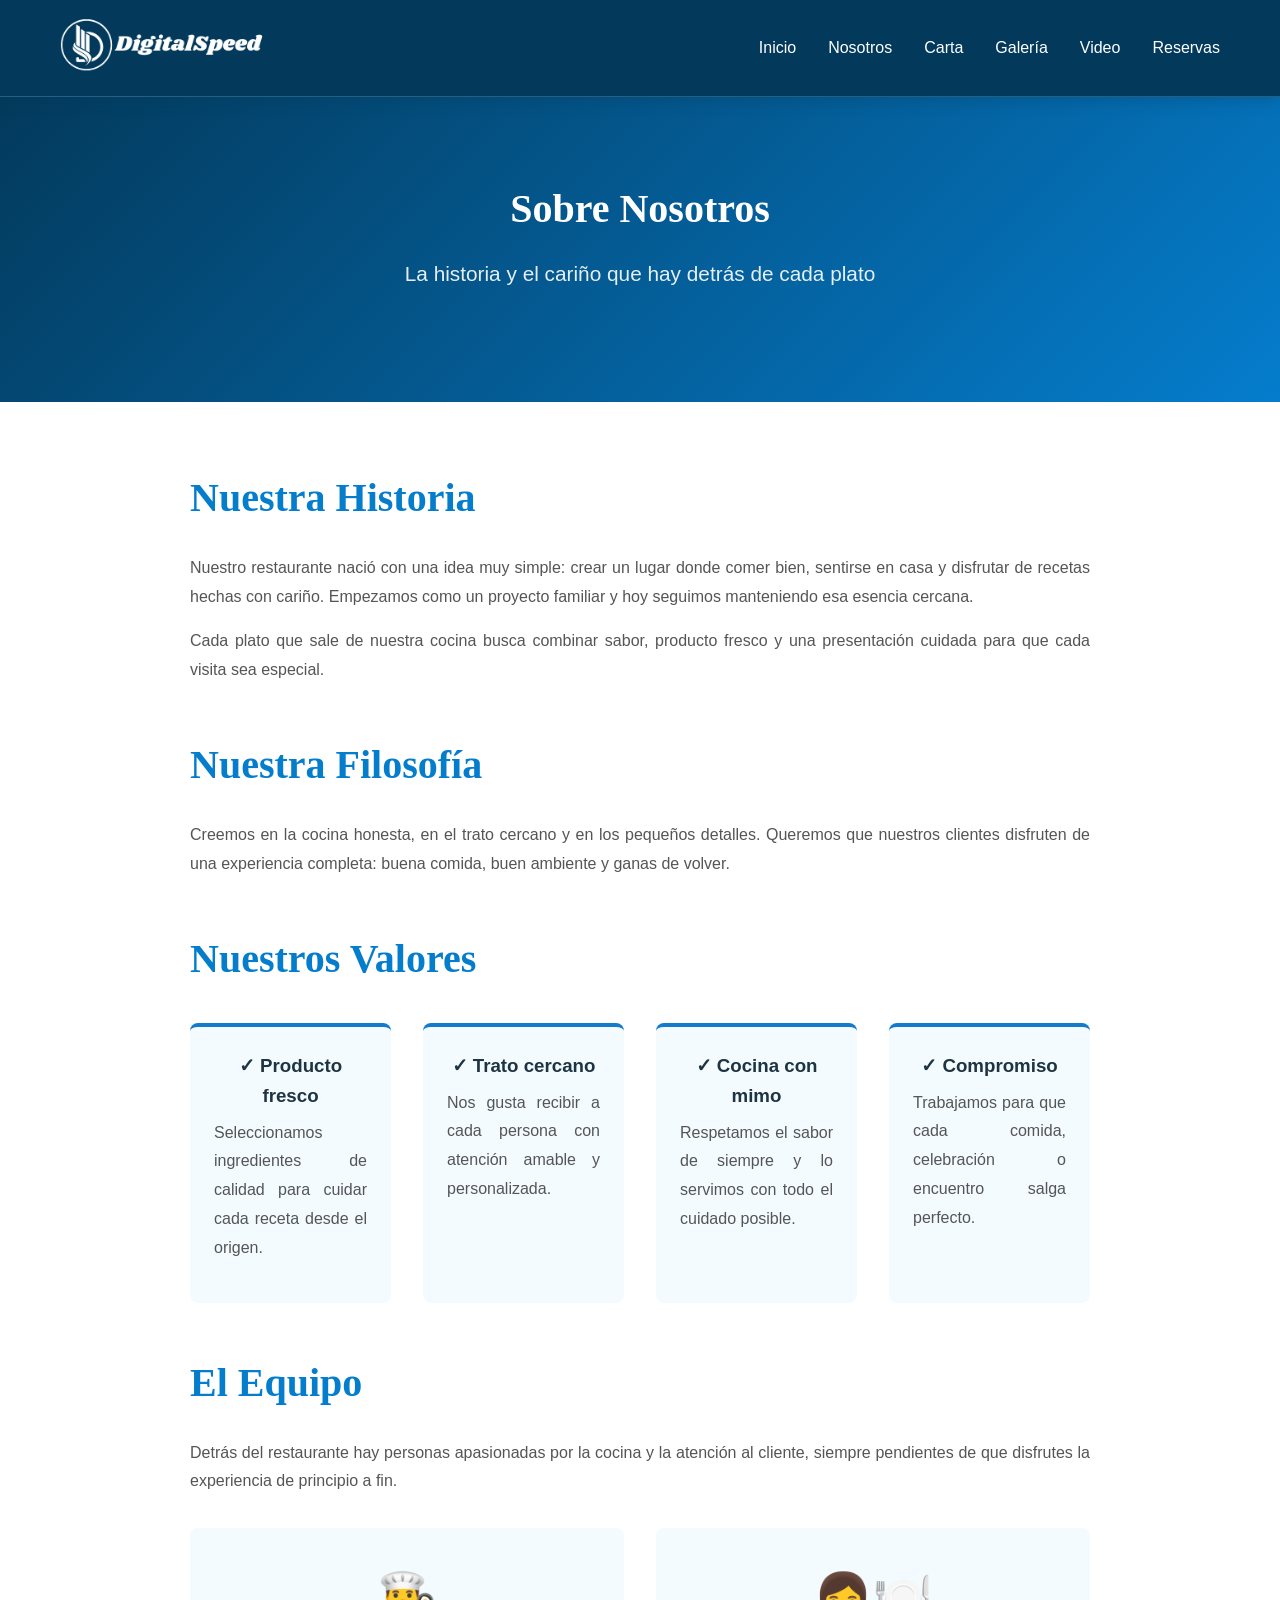
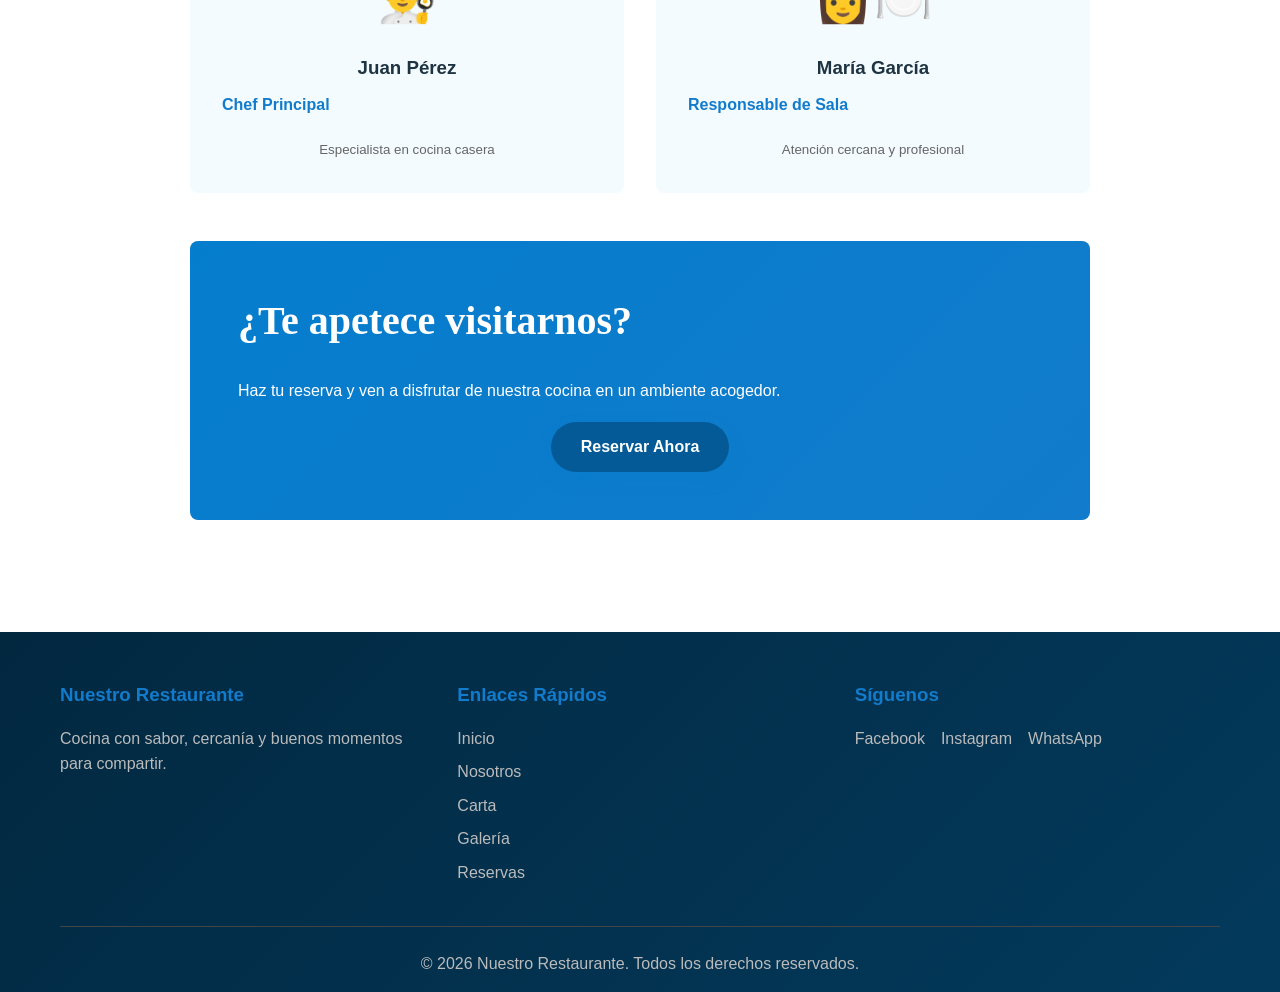
<file: sobre-nosotros.html>
<!DOCTYPE html>
<html lang="es">
<head>
    <meta charset="UTF-8">
    <meta name="viewport" content="width=device-width, initial-scale=1.0">
    <title>Nosotros - Nuestro Restaurante</title>
    <link rel="icon" type="image/png" href="title.png">
    <link rel="stylesheet" href="style.css">
</head>
<body>
    <!-- HEADER/NAVEGACIÓN -->
    <header class="header">
        <nav class="navbar">
            <div class="navbar-container">
                <div class="logo">
                    <a href="index.html">
                        <img src="hipervinculo.png" alt="Logo del restaurante" class="logo-img">
                    </a>
                </div>
                <ul class="nav-menu">
                    <li><a href="index.html">Inicio</a></li>
                    <li><a href="sobre-nosotros.html">Nosotros</a></li>
                    <li><a href="servicios.html">Carta</a></li>
                    <li><a href="galeria.html">Galería</a></li>
                    <li><a href="video.html">Video</a></li>
                    <li><a href="contacto.html">Reservas</a></li>
                </ul>
                <div class="hamburger">
                    <span></span>
                    <span></span>
                    <span></span>
                </div>
            </div>
        </nav>
    </header>

    <!-- HERO SECTION -->
    <section class="hero-secondary">
        <div class="hero-content">
            <h1>Sobre Nosotros</h1>
            <p>La historia y el cariño que hay detrás de cada plato</p>
        </div>
    </section>

    <!-- CONTENIDO PRINCIPAL -->
    <section class="contenido">
        <div class="container">
            <div class="section-content">
                <h2>Nuestra Historia</h2>
                <p>Nuestro restaurante nació con una idea muy simple: crear un lugar donde comer bien, sentirse en casa y disfrutar de recetas hechas con cariño. Empezamos como un proyecto familiar y hoy seguimos manteniendo esa esencia cercana.</p>
                <p>Cada plato que sale de nuestra cocina busca combinar sabor, producto fresco y una presentación cuidada para que cada visita sea especial.</p>
            </div>

            <div class="section-content">
                <h2>Nuestra Filosofía</h2>
                <p>Creemos en la cocina honesta, en el trato cercano y en los pequeños detalles. Queremos que nuestros clientes disfruten de una experiencia completa: buena comida, buen ambiente y ganas de volver.</p>
            </div>

            <div class="section-content">
                <h2>Nuestros Valores</h2>
                <div class="valores-grid">
                    <div class="valor-item">
                        <h3>✓ Producto fresco</h3>
                        <p>Seleccionamos ingredientes de calidad para cuidar cada receta desde el origen.</p>
                    </div>
                    <div class="valor-item">
                        <h3>✓ Trato cercano</h3>
                        <p>Nos gusta recibir a cada persona con atención amable y personalizada.</p>
                    </div>
                    <div class="valor-item">
                        <h3>✓ Cocina con mimo</h3>
                        <p>Respetamos el sabor de siempre y lo servimos con todo el cuidado posible.</p>
                    </div>
                    <div class="valor-item">
                        <h3>✓ Compromiso</h3>
                        <p>Trabajamos para que cada comida, celebración o encuentro salga perfecto.</p>
                    </div>
                </div>
            </div>

            <div class="section-content">
                <h2>El Equipo</h2>
                <p>Detrás del restaurante hay personas apasionadas por la cocina y la atención al cliente, siempre pendientes de que disfrutes la experiencia de principio a fin.</p>
                <div class="team-grid">
                    <div class="team-member">
                        <div class="team-avatar">👨‍🍳</div>
                        <h3>Juan Pérez</h3>
                        <p>Chef Principal</p>
                        <small>Especialista en cocina casera</small>
                    </div>
                    <div class="team-member">
                        <div class="team-avatar">👩‍🍽️</div>
                        <h3>María García</h3>
                        <p>Responsable de Sala</p>
                        <small>Atención cercana y profesional</small>
                    </div>
                </div>
            </div>

            <div class="section-content cta-box">
                <h2>¿Te apetece visitarnos?</h2>
                <p>Haz tu reserva y ven a disfrutar de nuestra cocina en un ambiente acogedor.</p>
                <a href="contacto.html" class="btn-primary">Reservar Ahora</a>
            </div>
        </div>
    </section>

    <!-- FOOTER -->
    <footer class="footer">
        <div class="container">
            <div class="footer-content">
                <div class="footer-section">
                    <h3>Nuestro Restaurante</h3>
                    <p>Cocina con sabor, cercanía y buenos momentos para compartir.</p>
                </div>
                <div class="footer-section">
                    <h3>Enlaces Rápidos</h3>
                    <ul>
                        <li><a href="index.html">Inicio</a></li>
                        <li><a href="sobre-nosotros.html">Nosotros</a></li>
                        <li><a href="servicios.html">Carta</a></li>
                        <li><a href="galeria.html">Galería</a></li>
                        <li><a href="contacto.html">Reservas</a></li>
                    </ul>
                </div>
                <div class="footer-section">
                    <h3>Síguenos</h3>
                    <div class="social-links">
                        <a href="https://facebook.com" class="social-link">Facebook</a>
                        <a href="https://instagram.com" class="social-link">Instagram</a>
                        <a href="https://wa.me/" class="social-link">WhatsApp</a>
                    </div>
                </div>
            </div>
            <div class="footer-bottom">
                <p>&copy; 2026 Nuestro Restaurante. Todos los derechos reservados.</p>
            </div>
        </div>
    </footer>

    <script src="script.js"></script>
</body>
</html>
</file>
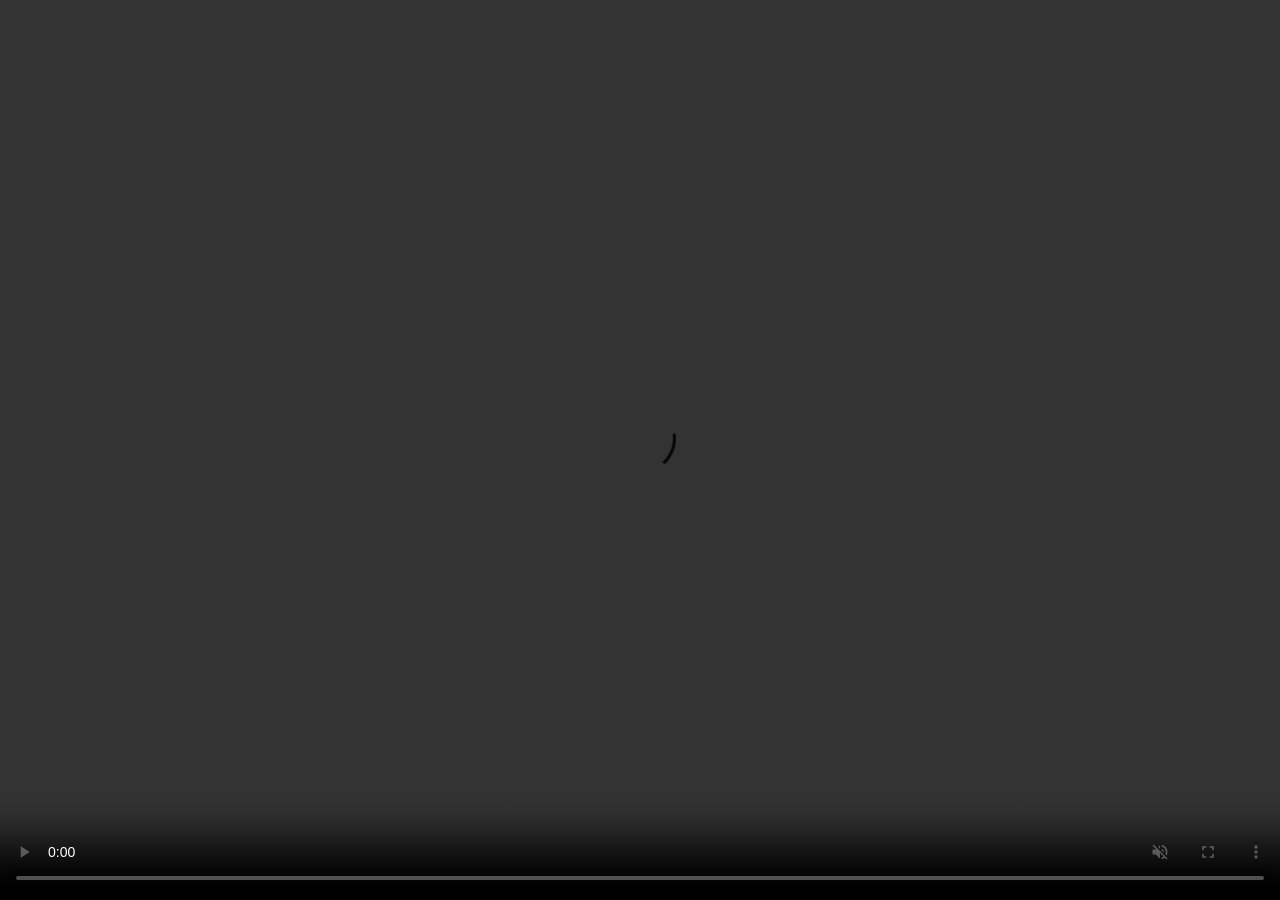
<file: video.html>
<!DOCTYPE html>
<html lang="es">
<head>
    <meta charset="UTF-8">
    <meta name="viewport" content="width=device-width, initial-scale=1.0">
    <title>Video - Nuestro Restaurante</title>
    <link rel="icon" type="image/png" href="title.png">
    <style>
        * {
            margin: 0;
            padding: 0;
            box-sizing: border-box;
        }

        body {
            min-height: 100vh;
            background: #000;
        }

        video {
            width: 100%;
            height: 100vh;
            object-fit: cover;
            display: block;
        }
    </style>
</head>
<body>
    <video controls autoplay muted loop>
        <source src="ssstik.io_@echo_059_1774969005682.mp4" type="video/mp4">
        Tu navegador no soporta video HTML5.
    </video>
</body>
</html>
</file>
<file: style.css>
:root {
    /* VARIABLES GLOBALES - EDITAR COLORES */
    --color-primary: #057dcd;
    --color-secondary: #127bcb;
    --color-accent: #045a97;
    --color-light: #f3fbff;
    --color-soft: #a5e2ff;
    --color-dark: #033a5c;
    --color-text: #1f3442;
    --color-success: #27ae60;
    --color-danger: #d9534f;
    --color-border: #cfe6f6;
    
    /* Fuentes */
    --font-title: 'Georgia', 'Garamond', serif;
    --font-body: 'Segoe UI', Tahoma, Geneva, Verdana, sans-serif;
}

* {
    margin: 0;
    padding: 0;
    box-sizing: border-box;
}

html {
    scroll-behavior: smooth;
}

body {
    font-family: var(--font-body);
    color: var(--color-text);
    line-height: 1.6;
    overflow-x: hidden;
    background: #f9fdff;
}

a {
    text-decoration: none;
    color: inherit;
    transition: all 0.3s ease;
}

/* ============ HEADER Y NAVEGACIÓN ============ */
.header {
    background: #033a5c;
    color: white;
    position: sticky;
    top: 0;
    z-index: 100;
    border-bottom: 1px solid rgba(165, 226, 255, 0.22);
    box-shadow: 0 4px 14px rgba(3, 58, 92, 0.28);
}

.navbar {
    padding: 1rem 0;
}

.navbar-container {
    max-width: 1200px;
    margin: 0 auto;
    padding: 0 20px;
    display: flex;
    justify-content: space-between;
    align-items: center;
}

.logo a {
    display: inline-block;
}

.logo-img {
    height: 56px;
    width: auto;
    display: block;
    object-fit: contain;
}

.logo a:hover .logo-img {
    opacity: 0.9;
}

.nav-menu {
    display: flex;
    list-style: none;
    gap: 2rem;
}

.nav-menu a {
    color: white;
    font-weight: 500;
    position: relative;
    padding-bottom: 5px;
}

.nav-menu a:hover {
    color: var(--color-secondary);
}

.nav-menu a::after {
    content: '';
    position: absolute;
    bottom: 0;
    left: 0;
    width: 0;
    height: 2px;
    background: var(--color-secondary);
    transition: width 0.3s ease;
}

.nav-menu a:hover::after {
    width: 100%;
}

.hamburger {
    display: none;
    flex-direction: column;
    cursor: pointer;
    gap: 5px;
}

.hamburger span {
    width: 25px;
    height: 3px;
    background: white;
    border-radius: 3px;
    transition: all 0.3s ease;
}

.hamburger.active span:nth-child(1) {
    transform: rotate(45deg) translate(8px, 8px);
}

.hamburger.active span:nth-child(2) {
    opacity: 0;
}

.hamburger.active span:nth-child(3) {
    transform: rotate(-45deg) translate(7px, -7px);
}

/* ============ HERO SECTION ============ */
.hero {
    background:
        linear-gradient(rgba(3, 58, 92, 0.55), rgba(5, 125, 205, 0.55)),
        url("foto web.jpg") center center / cover no-repeat;
    color: white;
    padding: 8rem 20px;
    text-align: center;
    min-height: 70vh;
    display: flex;
    align-items: center;
    justify-content: center;
}

.hero-secondary {
    padding: 5rem 20px;
    background: linear-gradient(135deg, var(--color-dark) 0%, var(--color-primary) 100%);
    color: white;
    text-align: center;
}

.hero-content {
    max-width: 1200px;
    margin: 0 auto;
}

.hero-content h1 {
    font-size: 3.5rem;
    margin-bottom: 1rem;
    font-family: var(--font-title);
}

.hero-secondary .hero-content h1 {
    font-size: 2.5rem;
}

.hero-content p {
    font-size: 1.3rem;
    margin-bottom: 2rem;
    opacity: 0.9;
}

/* ============ BOTONES ============ */
.btn-primary {
    background: var(--color-accent);
    color: white;
    padding: 12px 30px;
    border: none;
    border-radius: 999px;
    font-size: 1rem;
    font-weight: bold;
    cursor: pointer;
    transition: all 0.3s ease;
    display: inline-block;
    box-shadow: 0 8px 18px rgba(5, 125, 205, 0.18);
}

.btn-primary:hover {
    background: #034d80;
    transform: translateY(-2px);
    box-shadow: 0 8px 20px rgba(5, 125, 205, 0.28);
}

.btn-secondary {
    background: var(--color-secondary);
    color: white;
    padding: 12px 30px;
    border: none;
    border-radius: 999px;
    font-size: 1rem;
    font-weight: bold;
    cursor: pointer;
    transition: all 0.3s ease;
    display: inline-block;
    box-shadow: 0 8px 18px rgba(18, 123, 203, 0.16);
}

.btn-secondary:hover {
    background: #0d68ad;
    transform: translateY(-2px);
    box-shadow: 0 8px 20px rgba(18, 123, 203, 0.24);
}

.btn-block {
    width: 100%;
}

/* ============ CONTENEDOR ============ */
.container {
    max-width: 1200px;
    margin: 0 auto;
    padding: 0 20px;
}

/* ============ SECCIONES GENERALES ============ */
section {
    padding: 4rem 20px;
}

section h2 {
    font-size: 2.5rem;
    text-align: center;
    margin-bottom: 3rem;
    color: var(--color-primary);
    font-family: var(--font-title);
}

.presentacion {
    background: white;
    text-align: center;
}

.presentacion p {
    font-size: 1.1rem;
    max-width: 800px;
    margin: 0 auto 2rem;
    color: #555;
}

.estadisticas {
    background: var(--color-light);
}

.stat-cards {
    display: grid;
    grid-template-columns: repeat(auto-fit, minmax(200px, 1fr));
    gap: 2rem;
    margin-top: 2rem;
}

.stat-card {
    background: white;
    padding: 2rem;
    border-radius: 8px;
    text-align: center;
    box-shadow: 0 4px 6px rgba(0,0,0,0.1);
    transition: transform 0.3s;
}

.stat-card:hover {
    transform: translateY(-5px);
}

.stat-number {
    font-size: 2.5rem;
    font-weight: bold;
    color: var(--color-secondary);
    margin-bottom: 0.5rem;
}

.stat-label {
    color: #666;
    font-weight: 500;
}

/* ============ SERVICIOS PREVIEW ============ */
.servicios-preview {
    background: white;
}

.servicios-grid {
    display: grid;
    grid-template-columns: repeat(auto-fit, minmax(250px, 1fr));
    gap: 2rem;
    margin-bottom: 2rem;
}

/* ============ SERVICIOS COMPLETO ============ */
.servicios-completo {
    background: white;
}

.servicio-detalle {
    text-align: center;
    padding: 3rem 2rem;
    margin-bottom: 2rem;
}

.servicio-icon-grande {
    font-size: 4rem;
    margin-bottom: 1rem;
}

.servicio-detalle h2 {
    margin-bottom: 1.5rem;
}

.servicio-detalle p {
    max-width: 800px;
    margin: 0 auto 2rem;
    font-size: 1rem;
    color: #555;
}

.servicio-caracteristicas {
    background: var(--color-light);
    padding: 2rem;
    border-radius: 8px;
    margin: 2rem auto;
    max-width: 600px;
    text-align: left;
}

.servicio-caracteristicas ul {
    list-style: none;
    display: grid;
    grid-template-columns: 1fr 1fr;
    gap: 1rem;
}

.servicio-caracteristicas li {
    padding: 0.5rem 0;
}

.separator {
    height: 2px;
    background: linear-gradient(90deg, transparent, rgba(3, 58, 92, 0.42), transparent);
    margin: 3rem 0;
}

/* ============ PROCESO STEPS ============ */
.proceso-section {
    margin: 4rem 0;
}

.proceso-steps {
    display: grid;
    grid-template-columns: repeat(auto-fit, minmax(220px, 1fr));
    gap: 2rem;
    margin-top: 2rem;
}

.step {
    text-align: center;
    padding: 2rem;
    background: var(--color-light);
    border-radius: 8px;
}

.step-number {
    width: 50px;
    height: 50px;
    background: var(--color-secondary);
    color: white;
    border-radius: 50%;
    display: flex;
    align-items: center;
    justify-content: center;
    font-size: 1.5rem;
    font-weight: bold;
    margin: 0 auto 1rem;
}

.step h3 {
    margin-bottom: 0.5rem;
}

/* ============ TARJETAS DE SERVICIOS ============ */
.servicio-card {
    background: white;
    border-radius: 8px;
    padding: 2rem;
    text-align: center;
    box-shadow: 0 4px 6px rgba(0,0,0,0.1);
    transition: all 0.3s ease;
    border-top: 4px solid var(--color-secondary);
}

.servicio-card:hover {
    transform: translateY(-5px);
    box-shadow: 0 8px 15px rgba(0,0,0,0.2);
}

.servicio-icon {
    font-size: 2.5rem;
    margin-bottom: 1rem;
}

.servicio-card h3 {
    margin-bottom: 0.5rem;
    color: var(--color-primary);
}

.servicio-card p {
    color: #666;
    margin-bottom: 1.5rem;
}

.card-link {
    color: var(--color-secondary);
    font-weight: bold;
    transition: color 0.3s;
}

.card-link:hover {
    color: var(--color-accent);
}

/* ============ GALERÍA ============ */
.galeria-full {
    background: white;
}

.galeria-grid-completa {
    display: grid;
    grid-template-columns: repeat(auto-fit, minmax(300px, 1fr));
    gap: 2rem;
    margin-bottom: 3rem;
}

.galeria-item-completa {
    border-radius: 8px;
    overflow: hidden;
    box-shadow: 0 4px 6px rgba(0,0,0,0.1);
    transition: transform 0.3s;
}

.galeria-item-completa:hover {
    transform: scale(1.05);
}

.galeria-image-large {
    width: 100%;
    height: 250px;
    background-size: cover;
    background-position: center;
}

.galeria-info {
    padding: 1.5rem;
    background: white;
}

.galeria-info h3 {
    margin-bottom: 0.5rem;
    color: var(--color-primary);
}

.galeria-info p {
    color: #666;
    margin-bottom: 1rem;
    font-size: 0.95rem;
}

.project-tags {
    display: flex;
    gap: 0.5rem;
    flex-wrap: wrap;
}

.tag {
    background: #dff4ff;
    color: var(--color-secondary);
    padding: 0.3rem 0.8rem;
    border-radius: 20px;
    font-size: 0.85rem;
}

/* ============ PROYECTO STATS ============ */
.proyecto-stats {
    background: var(--color-light);
    padding: 3rem 0;
    margin-top: 3rem;
}

.stats-grid {
    display: grid;
    grid-template-columns: repeat(auto-fit, minmax(200px, 1fr));
    gap: 2rem;
}

.stat-item {
    text-align: center;
}

.stat-number-large {
    font-size: 2.5rem;
    font-weight: bold;
    color: var(--color-secondary);
    margin-bottom: 0.5rem;
}

/* ============ TESTIMONIOS ============ */
.testimonios {
    background: white;
}

.testimonios-grid {
    display: grid;
    grid-template-columns: repeat(auto-fit, minmax(250px, 1fr));
    gap: 2rem;
}

.testimonial-card {
    background: var(--color-light);
    padding: 2rem;
    border-radius: 8px;
    border-left: 4px solid var(--color-secondary);
}

.stars {
    font-size: 1.2rem;
    margin-bottom: 1rem;
}

.testimonial-card p {
    color: #555;
    margin-bottom: 1rem;
    font-style: italic;
}

.testimonial-card strong {
    color: var(--color-primary);
}

/* ============ CTA (CALL TO ACTION) ============ */
.cta {
    background: linear-gradient(135deg, var(--color-primary) 0%, var(--color-secondary) 100%);
    color: white;
    text-align: center;
    padding: 4rem 20px;
}

.cta h2 {
    color: white;
    margin-bottom: 1rem;
}

.cta p {
    font-size: 1.2rem;
    margin-bottom: 2rem;
}

/* ============ FORMULARIO DE CONTACTO ============ */
.contacto-section {
    background: white;
}

.contacto-grid {
    display: grid;
    grid-template-columns: 1fr 1fr;
    gap: 3rem;
    margin-bottom: 3rem;
}

.contacto-form-wrapper h2,
.contacto-info-wrapper h2 {
    margin-bottom: 2rem;
    text-align: left;
    font-size: 1.8rem;
}

.form-group {
    margin-bottom: 1.5rem;
}

.form-group label {
    display: block;
    margin-bottom: 0.5rem;
    font-weight: bold;
    color: var(--color-primary);
}

.form-group input,
.form-group select,
.form-group textarea {
    width: 100%;
    padding: 10px;
    border: 1px solid var(--color-border);
    border-radius: 5px;
    font-family: var(--font-body);
    font-size: 1rem;
    transition: border-color 0.3s;
}

.form-group input:focus,
.form-group select:focus,
.form-group textarea:focus {
    outline: none;
    border-color: var(--color-secondary);
    box-shadow: 0 0 0 4px rgba(18, 123, 203, 0.15);
}

/* ============ INFORMACIÓN DE CONTACTO ============ */
.info-box {
    display: flex;
    gap: 1.5rem;
    margin-bottom: 2rem;
    padding: 1.5rem;
    background: var(--color-light);
    border-radius: 8px;
    border-left: 4px solid var(--color-secondary);
}

.info-icon {
    font-size: 2rem;
}

.info-content h3 {
    margin-bottom: 0.5rem;
    color: var(--color-primary);
}

.info-content p {
    color: #666;
}

.info-content a {
    color: var(--color-secondary);
    font-weight: bold;
}

.info-content a:hover {
    color: var(--color-accent);
}

.social-buttons {
    display: flex;
    gap: 0.5rem;
    margin-top: 1rem;
    flex-wrap: wrap;
}

.social-btn {
    display: inline-block;
    padding: 0.7rem 1rem;
    border-radius: 5px;
    font-size: 0.9rem;
    font-weight: bold;
    transition: all 0.3s;
    color: white;
    border: none;
    cursor: pointer;
}

.social-btn.facebook {
    background: #3b5998;
}

.social-btn.facebook:hover {
    background: #2d4373;
}

.social-btn.instagram {
    background: #e1306c;
}

.social-btn.instagram:hover {
    background: #c13584;
}

.social-btn.whatsapp {
    background: #25d366;
}

.social-btn.whatsapp:hover {
    background: #1eac3c;
}

/* ============ FAQ ============ */
.faq-section {
    background: var(--color-light);
    padding: 3rem 0;
    margin-top: 3rem;
}

.faq-grid {
    display: grid;
    grid-template-columns: repeat(auto-fit, minmax(280px, 1fr));
    gap: 2rem;
}

.faq-item {
    background: white;
    padding: 1.5rem;
    border-radius: 8px;
    border-left: 4px solid var(--color-secondary);
}

.faq-item h3 {
    margin-bottom: 0.5rem;
    color: var(--color-primary);
}

.faq-item p {
    color: #666;
    font-size: 0.95rem;
}

/* ============ SOBRE NOSOTROS ============ */
.contenido {
    background: white;
}

.section-content {
    max-width: 900px;
    margin: 0 auto 3rem;
}

.section-content h2 {
    text-align: left;
    margin-bottom: 1.5rem;
}

.section-content p {
    color: #555;
    margin-bottom: 1rem;
    line-height: 1.8;
    text-align: justify;
}

.valores-grid {
    display: grid;
    grid-template-columns: repeat(auto-fit, minmax(200px, 1fr));
    gap: 2rem;
    margin-top: 2rem;
}

.valor-item {
    background: var(--color-light);
    padding: 1.5rem;
    border-radius: 8px;
    text-align: center;
    border-top: 4px solid var(--color-secondary);
}

.valor-item h3 {
    margin-bottom: 0.5rem;
}

.team-grid {
    display: grid;
    grid-template-columns: repeat(auto-fit, minmax(200px, 1fr));
    gap: 2rem;
    margin-top: 2rem;
}

.team-member {
    background: var(--color-light);
    padding: 2rem;
    border-radius: 8px;
    text-align: center;
}

.team-avatar {
    font-size: 3rem;
    margin-bottom: 1rem;
}

.team-member h3 {
    margin: 0.5rem 0;
}

.team-member p {
    color: var(--color-secondary);
    font-weight: bold;
}

.team-member small {
    color: #666;
}

.cta-box {
    background: linear-gradient(135deg, var(--color-primary) 0%, var(--color-secondary) 100%);
    color: white;
    padding: 3rem;
    text-align: center;
    border-radius: 8px;
    margin-top: 3rem;
}

.cta-box h2,
.cta-box p {
    color: white;
}

/* ============ NOTIFICACIONES ============ */
.notification {
    position: fixed;
    top: 100px;
    right: 20px;
    padding: 15px 20px;
    border-radius: 5px;
    z-index: 1000;
    animation: slideIn 0.3s ease;
}

.notification.success {
    background: var(--color-success);
    color: white;
}

.notification.error {
    background: var(--color-danger);
    color: white;
}

@keyframes slideIn {
    from {
        transform: translateX(400px);
        opacity: 0;
    }
    to {
        transform: translateX(0);
        opacity: 1;
    }
}

/* ============ FOOTER ============ */
.footer {
    background: linear-gradient(135deg, #022840 0%, var(--color-dark) 100%);
    color: white;
    padding: 3rem 20px 1rem;
}

.footer-content {
    max-width: 1200px;
    margin: 0 auto 2rem;
    display: grid;
    grid-template-columns: repeat(auto-fit, minmax(250px, 1fr));
    gap: 2rem;
}

.footer-section h3 {
    margin-bottom: 1rem;
    color: var(--color-secondary);
}

.footer-section p {
    color: #bbb;
}

.footer-section ul {
    list-style: none;
}

.footer-section ul li {
    margin-bottom: 0.5rem;
}

.footer-section a {
    color: #bbb;
    transition: color 0.3s;
}

.footer-section a:hover {
    color: var(--color-secondary);
}

.social-links {
    display: flex;
    gap: 1rem;
    flex-wrap: wrap;
}

.social-link {
    color: #bbb;
    transition: color 0.3s;
}

.social-link:hover {
    color: var(--color-secondary);
}

.footer-bottom {
    max-width: 1200px;
    margin: 0 auto;
    border-top: 1px solid #444;
    padding-top: 1.5rem;
    text-align: center;
    color: #bbb;
}

/* ============ RESPONSIVE DESIGN ============ */
@media (max-width: 1024px) {
    .nav-menu {
        gap: 1.5rem;
    }

    .hero-content h1 {
        font-size: 2.5rem;
    }

    section {
        padding: 3rem 20px;
    }

    section h2 {
        font-size: 2rem;
    }
}

@media (max-width: 768px) {
    .hamburger {
        display: flex;
    }

    .nav-menu {
        position: absolute;
        top: 70px;
        left: -100%;
        flex-direction: column;
        background: var(--color-primary);
        width: 100%;
        text-align: center;
        transition: 0.3s;
        gap: 0;
        padding: 2rem 0;
    }

    .nav-menu.active {
        left: 0;
    }

    .nav-menu li {
        padding: 1rem 0;
    }

    .nav-menu a::after {
        display: none;
    }

    .hero-content h1 {
        font-size: 2rem;
    }

    .hero-content p {
        font-size: 1rem;
    }

    .contacto-grid {
        grid-template-columns: 1fr;
        gap: 2rem;
    }

    .servicios-grid,
    .galeria-grid-completa,
    .testimonios-grid,
    .valores-grid,
    .team-grid,
    .stat-cards {
        grid-template-columns: 1fr;
    }

    .stats-grid {
        grid-template-columns: 1fr 1fr;
    }

    section h2 {
        font-size: 1.8rem;
    }

    .hero {
        padding: 5rem 20px;
    }

    .hero-secondary {
        padding: 4rem 20px;
    }
}

@media (max-width: 480px) {
    .navbar-container {
        padding: 0 15px;
    }

    .logo h1 {
        font-size: 1.3rem;
    }

    .hero-content h1 {
        font-size: 1.5rem;
    }

    .hero-content p {
        font-size: 0.95rem;
    }

    .btn-primary,
    .btn-secondary {
        padding: 10px 20px;
        font-size: 0.9rem;
    }

    section {
        padding: 2rem 15px;
    }

    section h2 {
        font-size: 1.5rem;
        margin-bottom: 2rem;
    }

    .stat-cards,
    .stats-grid {
        grid-template-columns: 1fr;
    }

    .hero {
        padding: 3rem 15px;
    }

    .servicio-caracteristicas ul {
        grid-template-columns: 1fr;
    }

    .contacto-form-wrapper h2,
    .contacto-info-wrapper h2 {
        font-size: 1.5rem;
    }

    .faq-grid {
        grid-template-columns: 1fr;
    }

    .footer-content {
        grid-template-columns: 1fr;
        gap: 1.5rem;
    }
}
</file>
